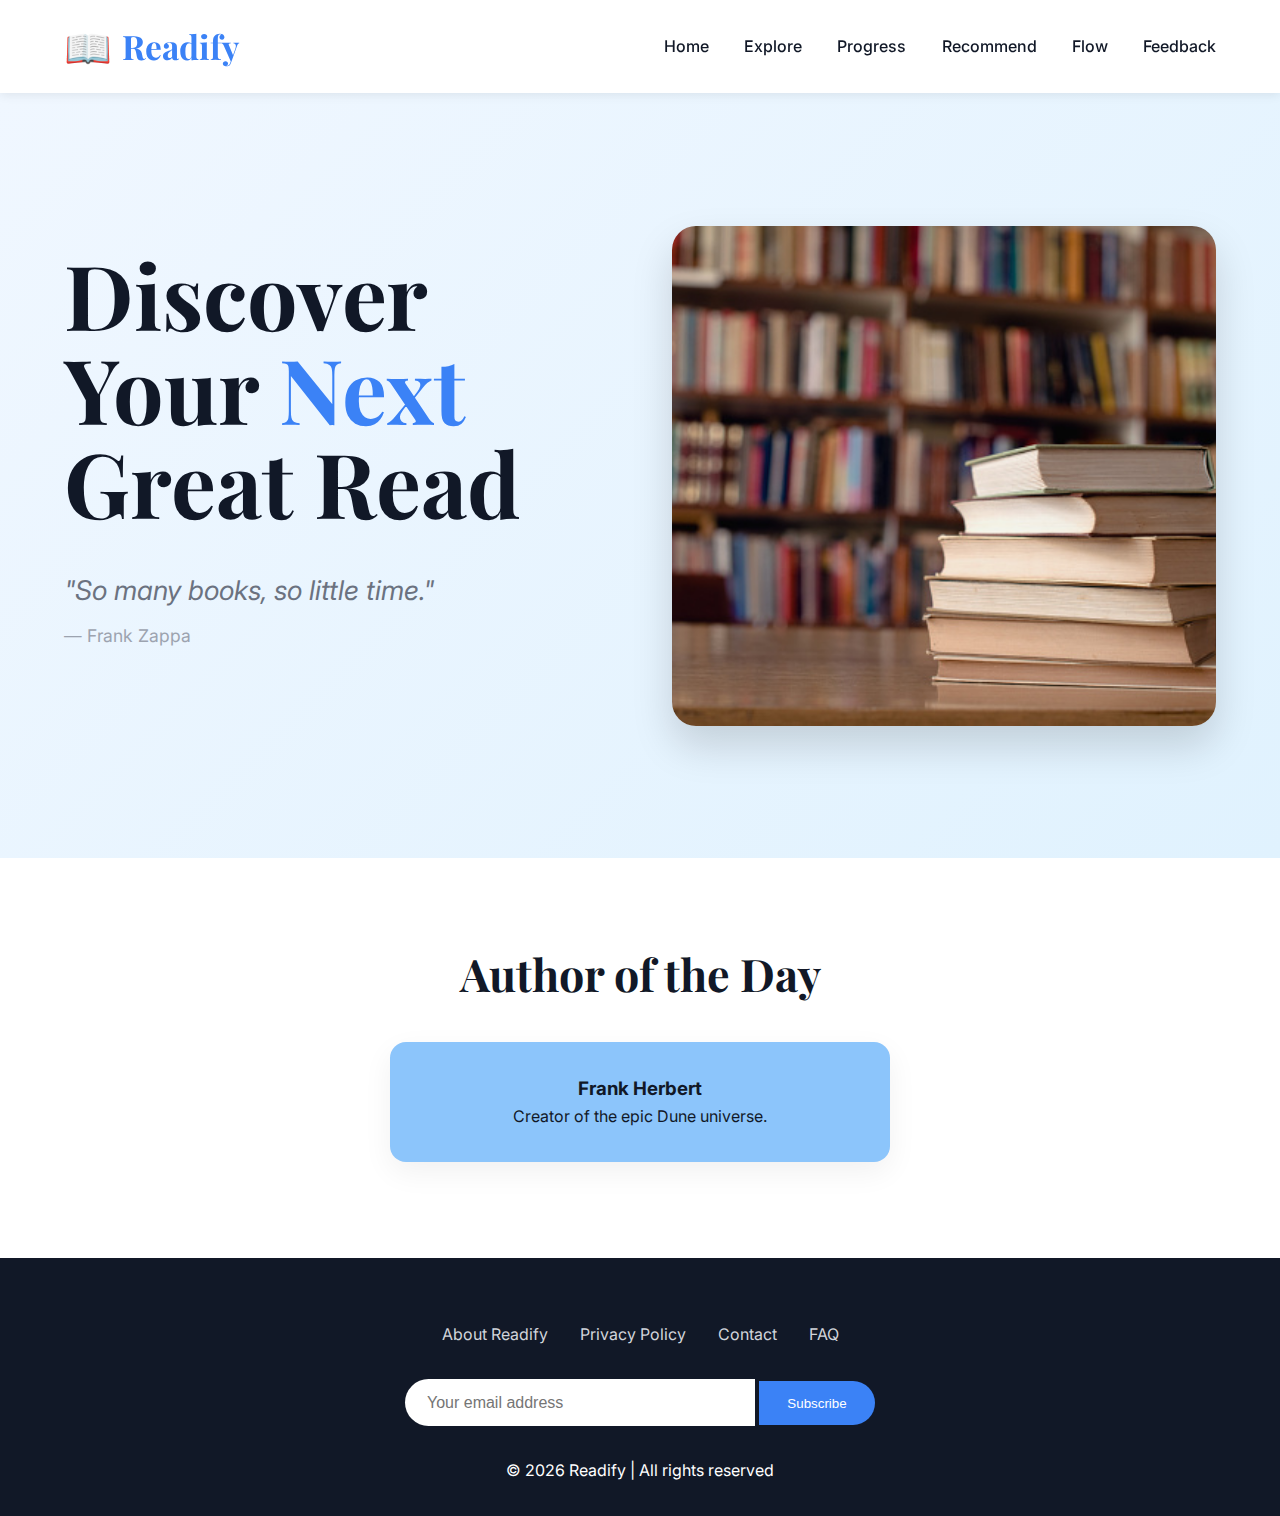
<file: index.html>
<!DOCTYPE html>
<html lang="en">
<head>
  <meta charset="UTF-8" />
  <meta name="viewport" content="width=device-width, initial-scale=1.0"/>
  <title>Readify - Your Reading Journey</title>
  
  <link rel="preconnect" href="https://fonts.googleapis.com">
  <link rel="preconnect" href="https://fonts.gstatic.com" crossorigin>
  <link href="https://fonts.googleapis.com/css2?family=Playfair+Display:wght@700&family=Inter:wght@300;400;500;600&display=swap" rel="stylesheet">
  
  <link rel="stylesheet" href="index.css" />
  <link rel="manifest" href="manifest.json" />
  <meta name="theme-color" content="#2c3e50" />
  <meta name="description" content="Discover your next great read, track your reading progress, and get personalized book recommendations" />
  <link rel="icon" href="image/favicon.png" type="image/png">

  
 
</head>
<body>

  <!-- Navigation -->
  <nav>
    <div class="nav-container">
      <div class="logo">Readify</div>
      
      <ul class="nav-links">
        <li><a href="index.html">Home</a></li>
        <li><a href="books.html">Explore</a></li>
        <li><a href="tracker.html">Progress</a></li>
        <li><a href="recommender.html">Recommend</a></li>
        <li><a href="readingflow.html">Flow</a></li>
        <li><a href="feedback.html">Feedback</a></li>
      </ul>

      <div class="hamburger">
        <div class="bar"></div>
        <div class="bar"></div>
        <div class="bar"></div>
      </div>
    </div>
  </nav>

  <!-- Hero Section -->
  <section class="hero">
    <div class="hero-content">
      <h1>Discover Your <span>Next</span><br>Great Read</h1>
      
      <div class="quote-container" id="quoteBox">
        <p id="quoteText"></p>
        <div id="quoteAuthor" class="quote-author"></div>
      </div>
    </div>

    <div class="hero-image" style="background-image: url('image/istockphoto-949118068-170667a.jpg');"></div>
  </section>

  <!-- Featured: Author of the Day -->
  <section class="featured">
    <h2>Author of the Day</h2>
    <div class="author-card" id="authorCard">
      <h3 id="authorName"></h3>
      <p id="authorBio"></p>
    </div>
  </section>

  <!-- Footer -->
  <footer>
    <div class="footer-links">
      <a href="#">About Readify</a>
      <a href="#">Privacy Policy</a>
      <a href="#">Contact</a>
      <a href="#">FAQ</a>
    </div>

    <div class="newsletter">
      <form id="newsletterForm">
        <input type="email" id="emailInput" placeholder="Your email address"  aria-label="email" required />
        <button  type="submit">Subscribe</button>
      </form>
    </div>

    <p>© 2026 Readify | All rights reserved</p>
  </footer>
  
  <script src="index.js" defer></script>
  

  
</body>
</html>
</file>
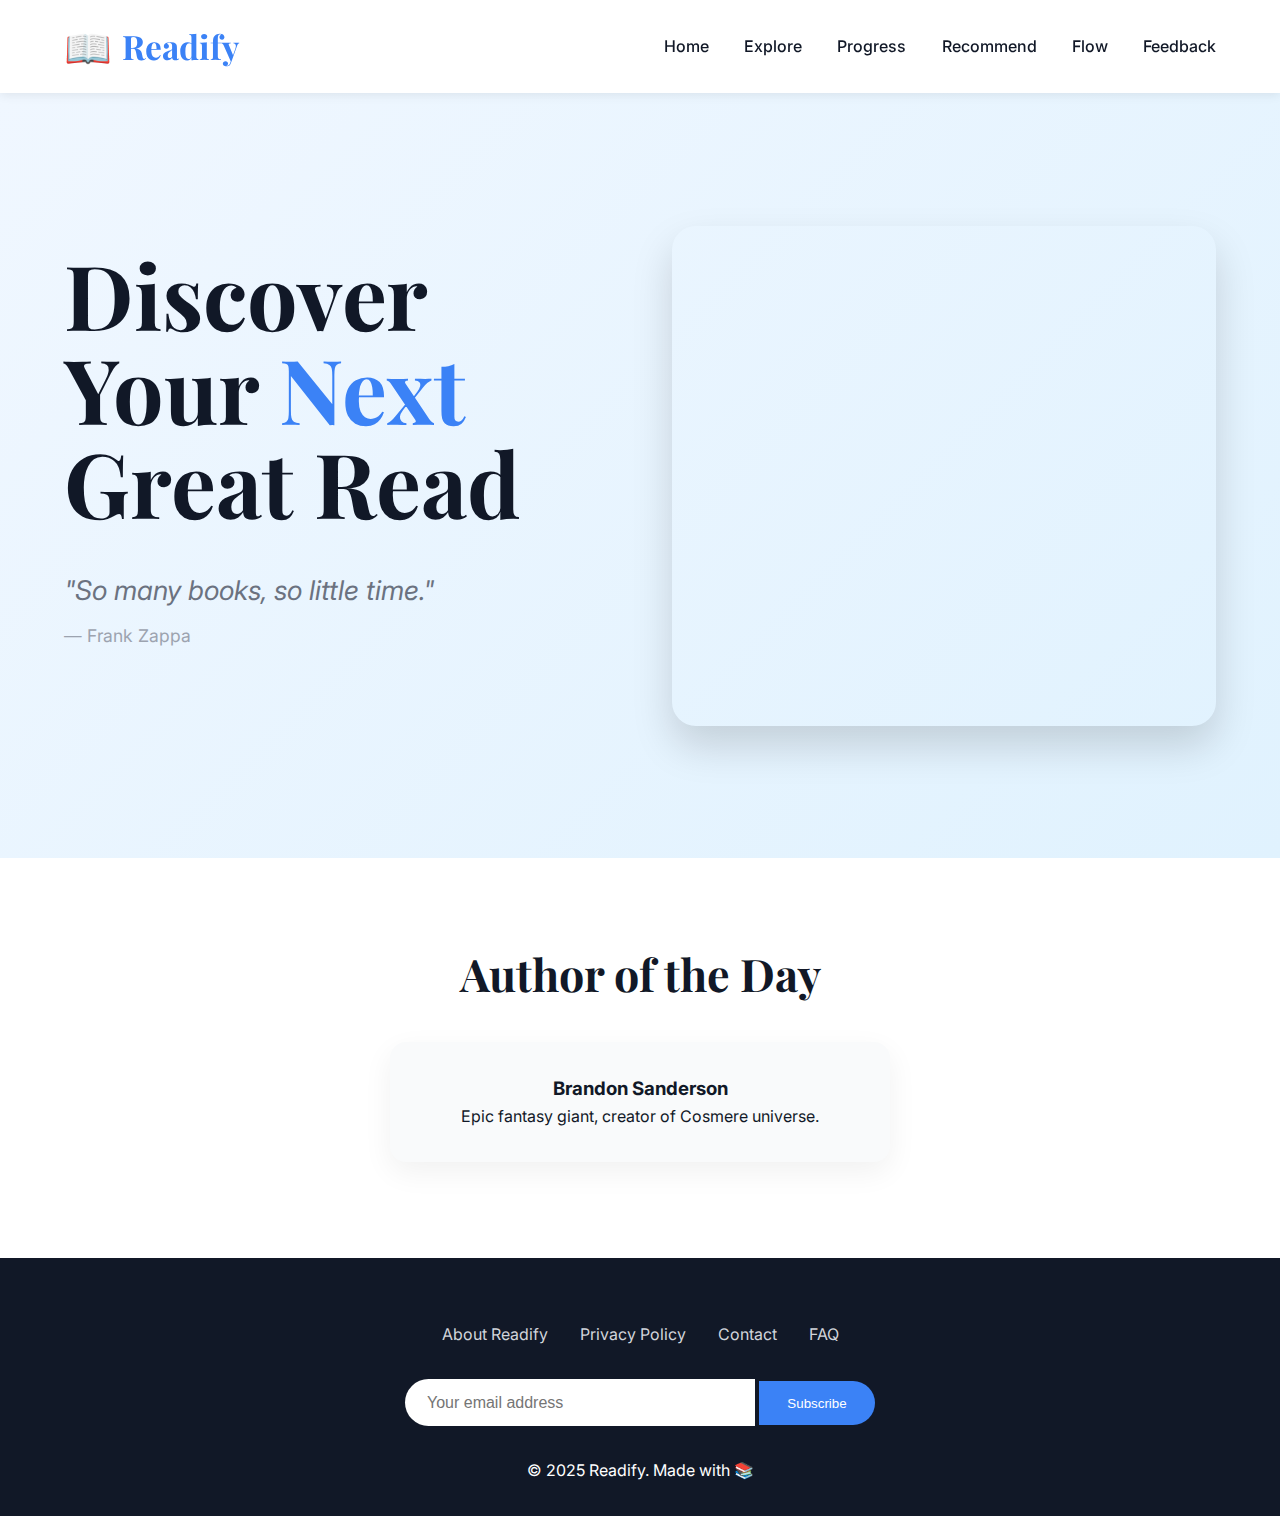
<file: Assignment/index.html>
<!DOCTYPE html>
<html lang="en">
<head>
  <meta charset="UTF-8" />
  <meta name="viewport" content="width=device-width, initial-scale=1.0"/>
  <title>Readify - Your Reading Journey</title>
  
  <link rel="preconnect" href="https://fonts.googleapis.com">
  <link rel="preconnect" href="https://fonts.gstatic.com" crossorigin>
  <link href="https://fonts.googleapis.com/css2?family=Playfair+Display:wght@700&family=Inter:wght@300;400;500;600&display=swap" rel="stylesheet">
  
  <style>
    :root {
      --primary: #3b82f6;
      --dark: #111827;
      --gray: #6b7280;
      --light: #f9fafb;
      --bg-gradient: linear-gradient(135deg, #f0f7ff 0%, #e0f2fe 100%);
    }

    * { margin:0; padding:0; box-sizing:border-box; }
    body {
      font-family: 'Inter', system-ui, sans-serif;
      background: var(--light);
      color: var(--dark);
      line-height: 1.6;
    }

    /* ── Navigation ── */
    nav {
      background: white;
      box-shadow: 0 2px 10px rgba(0,0,0,0.08);
      position: sticky;
      top: 0;
      z-index: 100;
      padding: 1rem 5%;
    }

    .nav-container {
      max-width: 1400px;
      margin: 0 auto;
      display: flex;
      justify-content: space-between;
      align-items: center;
    }

    .logo {
      font-family: 'Playfair Display', serif;
      font-size: 2.1rem;
      color: var(--primary);
      font-weight: 700;
      display: flex;
      align-items: center;
      gap: 0.6rem;
    }

    .logo::before { content:"📖"; font-size: 2.4rem; }

    .nav-links {
      display: flex;
      gap: 2.2rem;
      list-style: none;
    }

    .nav-links a {
      text-decoration: none;
      color: var(--dark);
      font-weight: 500;
      transition: color 0.2s;
    }

    .nav-links a:hover { color: var(--primary); }

    /* Hamburger */
    .hamburger {
      display: none;
      flex-direction: column;
      gap: 5px;
      cursor: pointer;
    }

    .bar {
      width: 28px;
      height: 3px;
      background: var(--dark);
      transition: all 0.3s;
    }

    /* Hero ── Grid Layout */
    .hero {
      min-height: 85vh;
      background: var(--bg-gradient);
      display: grid;
      grid-template-columns: 1fr 1fr;
      align-items: center;
      padding: 0 5%;
      gap: 4rem;
    }

    .hero-content {
      max-width: 620px;
    }

    .hero h1 {
      font-family: 'Playfair Display', serif;
      font-size: clamp(3.2rem, 7vw, 5.8rem);
      line-height: 1.05;
      margin-bottom: 1.4rem;
    }

    .hero h1 span { color: var(--primary); }

    .quote-container {
      font-style: italic;
      color: var(--gray);
      font-size: clamp(1.3rem, 3vw, 1.7rem);
      margin: 2.5rem 0;
      min-height: 6rem;
      opacity: 0;
      transform: translateY(20px);
      transition: all 0.8s ease;
    }

    .quote-container.visible {
      opacity: 1;
      transform: translateY(0);
    }

    .quote-author {
      font-style: normal;
      font-size: 1.1rem;
      color: #9ca3af;
      margin-top: 0.6rem;
    }

    .hero-image {
      height: 500px;
      background: url('https://images.unsplash.com/photo-1456513080510-7bf3a84b82f8?auto=format&fit=crop&w=800&q=80') center/cover no-repeat;
      border-radius: 24px;
      box-shadow: 0 20px 40px rgba(0,0,0,0.15);
    }

    /* Author of the Day */
    .featured {
      padding: 5rem 5% 6rem;
      text-align: center;
      background: white;
    }

    .featured h2 {
      font-family: 'Playfair Display', serif;
      font-size: 2.8rem;
      margin-bottom: 2rem;
    }

    .author-card {
      max-width: 500px;
      margin: 0 auto;
      padding: 2rem;
      background: var(--light);
      border-radius: 16px;
      box-shadow: 0 10px 30px rgba(0,0,0,0.06);
    }

    /* Footer */
    footer {
      background: var(--dark);
      color: white;
      padding: 4rem 5% 2rem;
      text-align: center;
    }

    .footer-links {
      display: flex;
      justify-content: center;
      gap: 2rem;
      margin-bottom: 2rem;
      flex-wrap: wrap;
    }

    .footer-links a {
      color: #d1d5db;
      text-decoration: none;
    }

    .newsletter {
      max-width: 500px;
      margin: 0 auto 2rem;
    }

    .newsletter input {
      padding: 0.9rem 1.4rem;
      width: 70%;
      border: none;
      border-radius: 50px 0 0 50px;
      font-size: 1rem;
    }

    .newsletter button {
      padding: 0.9rem 1.8rem;
      background: var(--primary);
      color: white;
      border: none;
      border-radius: 0 50px 50px 0;
      cursor: pointer;
      font-weight: 500;
    }

    /* Responsive */
    @media (max-width: 900px) {
      .hero {
        grid-template-columns: 1fr;
        text-align: center;
        padding: 4rem 5% 6rem;
      }
      .hero-image {
        height: 360px;
        margin: 2rem auto 0;
      }
    }

    @media (max-width: 768px) {
      .nav-links { display: none; }
      .hamburger { display: flex; }
      .nav-links.active {
        display: flex;
        flex-direction: column;
        position: absolute;
        top: 100%;
        left: 0;
        right: 0;
        background: white;
        padding: 1.5rem;
        box-shadow: 0 4px 10px rgba(0,0,0,0.1);
      }
      .nav-links.active a { padding: 0.9rem 0; font-size: 1.1rem; }
    }
  </style>
</head>
<body>

  <!-- Navigation -->
  <nav>
    <div class="nav-container">
      <div class="logo">Readify</div>
      
      <ul class="nav-links">
        <li><a href="index.html">Home</a></li>
        <li><a href="books.html">Explore</a></li>
        <li><a href="tracker.html">Progress</a></li>
        <li><a href="recommender.html">Recommend</a></li>
        <li><a href="readingflow.html">Flow</a></li>
        <li><a href="feedback.html">Feedback</a></li>
      </ul>

      <div class="hamburger">
        <div class="bar"></div>
        <div class="bar"></div>
        <div class="bar"></div>
      </div>
    </div>
  </nav>

  <!-- Hero Section -->
  <section class="hero">
    <div class="hero-content">
      <h1>Discover Your <span>Next</span><br>Great Read</h1>
      
      <div class="quote-container" id="quoteBox">
        <p id="quoteText"></p>
        <div id="quoteAuthor" class="quote-author"></div>
      </div>
    </div>

    <div class="hero-image"></div>
  </section>

  <!-- Featured: Author of the Day -->
  <section class="featured">
    <h2>Author of the Day</h2>
    <div class="author-card" id="authorCard">
      <h3 id="authorName"></h3>
      <p id="authorBio"></p>
    </div>
  </section>

  <!-- Footer -->
  <footer>
    <div class="footer-links">
      <a href="#">About Readify</a>
      <a href="#">Privacy Policy</a>
      <a href="#">Contact</a>
      <a href="#">FAQ</a>
    </div>

    <div class="newsletter">
      <form id="newsletterForm">
        <input type="email" id="emailInput" placeholder="Your email address" required>
        <button type="submit">Subscribe</button>
      </form>
    </div>

    <p>© 2025 Readify. Made with 📚</p>
  </footer>

  <script>
    // ── Hamburger Menu ──
    const hamburger = document.querySelector('.hamburger');
    const navLinks = document.querySelector('.nav-links');

    hamburger.addEventListener('click', () => {
      navLinks.classList.toggle('active');
      hamburger.classList.toggle('active');
    });

    // ── Auto-rotating Quotes ──
    const quotes = [
      { text: "So many books, so little time.", author: "Frank Zappa" },
      { text: "A reader lives a thousand lives before he dies.", author: "George R.R. Martin" },
      { text: "The more that you read, the more things you will know.", author: "Dr. Seuss" },
      { text: "Books are a uniquely portable magic.", author: "Stephen King" },
      { text: "Until I feared I would lose it, I never loved to read.", author: "Harper Lee" },
      { text: "There is no friend as loyal as a book.", author: "Ernest Hemingway" }
    ];

    let currentQuote = 0;
    const quoteText = document.getElementById('quoteText');
    const quoteAuthor = document.getElementById('quoteAuthor');
    const quoteBox = document.getElementById('quoteBox');

    function showQuote() {
      quoteBox.classList.remove('visible');
      setTimeout(() => {
        quoteText.textContent = `"${quotes[currentQuote].text}"`;
        quoteAuthor.textContent = `— ${quotes[currentQuote].author}`;
        quoteBox.classList.add('visible');
        currentQuote = (currentQuote + 1) % quotes.length;
      }, 600);
    }

    showQuote();
    setInterval(showQuote, 6000);

    // ── Author of the Day (date-based) ──
    const authors = [
      { name: "Matt Haig", bio: "Author of thoughtful, emotional fiction including The Midnight Library." },
      { name: "Andy Weir", bio: "Hard sci-fi master known for The Martian and Project Hail Mary." },
      { name: "TJ Klune", bio: "Heartwarming fantasy writer, celebrated for The House in the Cerulean Sea." },
      { name: "Neil Gaiman", bio: "Legendary storyteller of fantasy, horror and modern myth." },
      { name: "Brandon Sanderson", bio: "Epic fantasy giant, creator of Cosmere universe." }
    ];

    const today = new Date().getDate();
    const authorOfDay = authors[today % authors.length];

    document.getElementById('authorName').textContent = authorOfDay.name;
    document.getElementById('authorBio').textContent = authorOfDay.bio;

    // ── Newsletter (localStorage) ──
    const newsletterForm = document.getElementById('newsletterForm');
    const emailInput = document.getElementById('emailInput');

    newsletterForm.addEventListener('submit', (e) => {
      e.preventDefault();
      if (emailInput.checkValidity()) {
        localStorage.setItem('readifyNewsletter', emailInput.value.trim());
        alert("Thank you! You've been subscribed.");
        emailInput.value = '';
      } else {
        alert("Please enter a valid email address.");
      }
    });

    // Pre-fill if already subscribed
    const savedEmail = localStorage.getItem('readifyNewsletter');
    if (savedEmail) emailInput.value = savedEmail;
  </script>
</body>
</html>
</file>
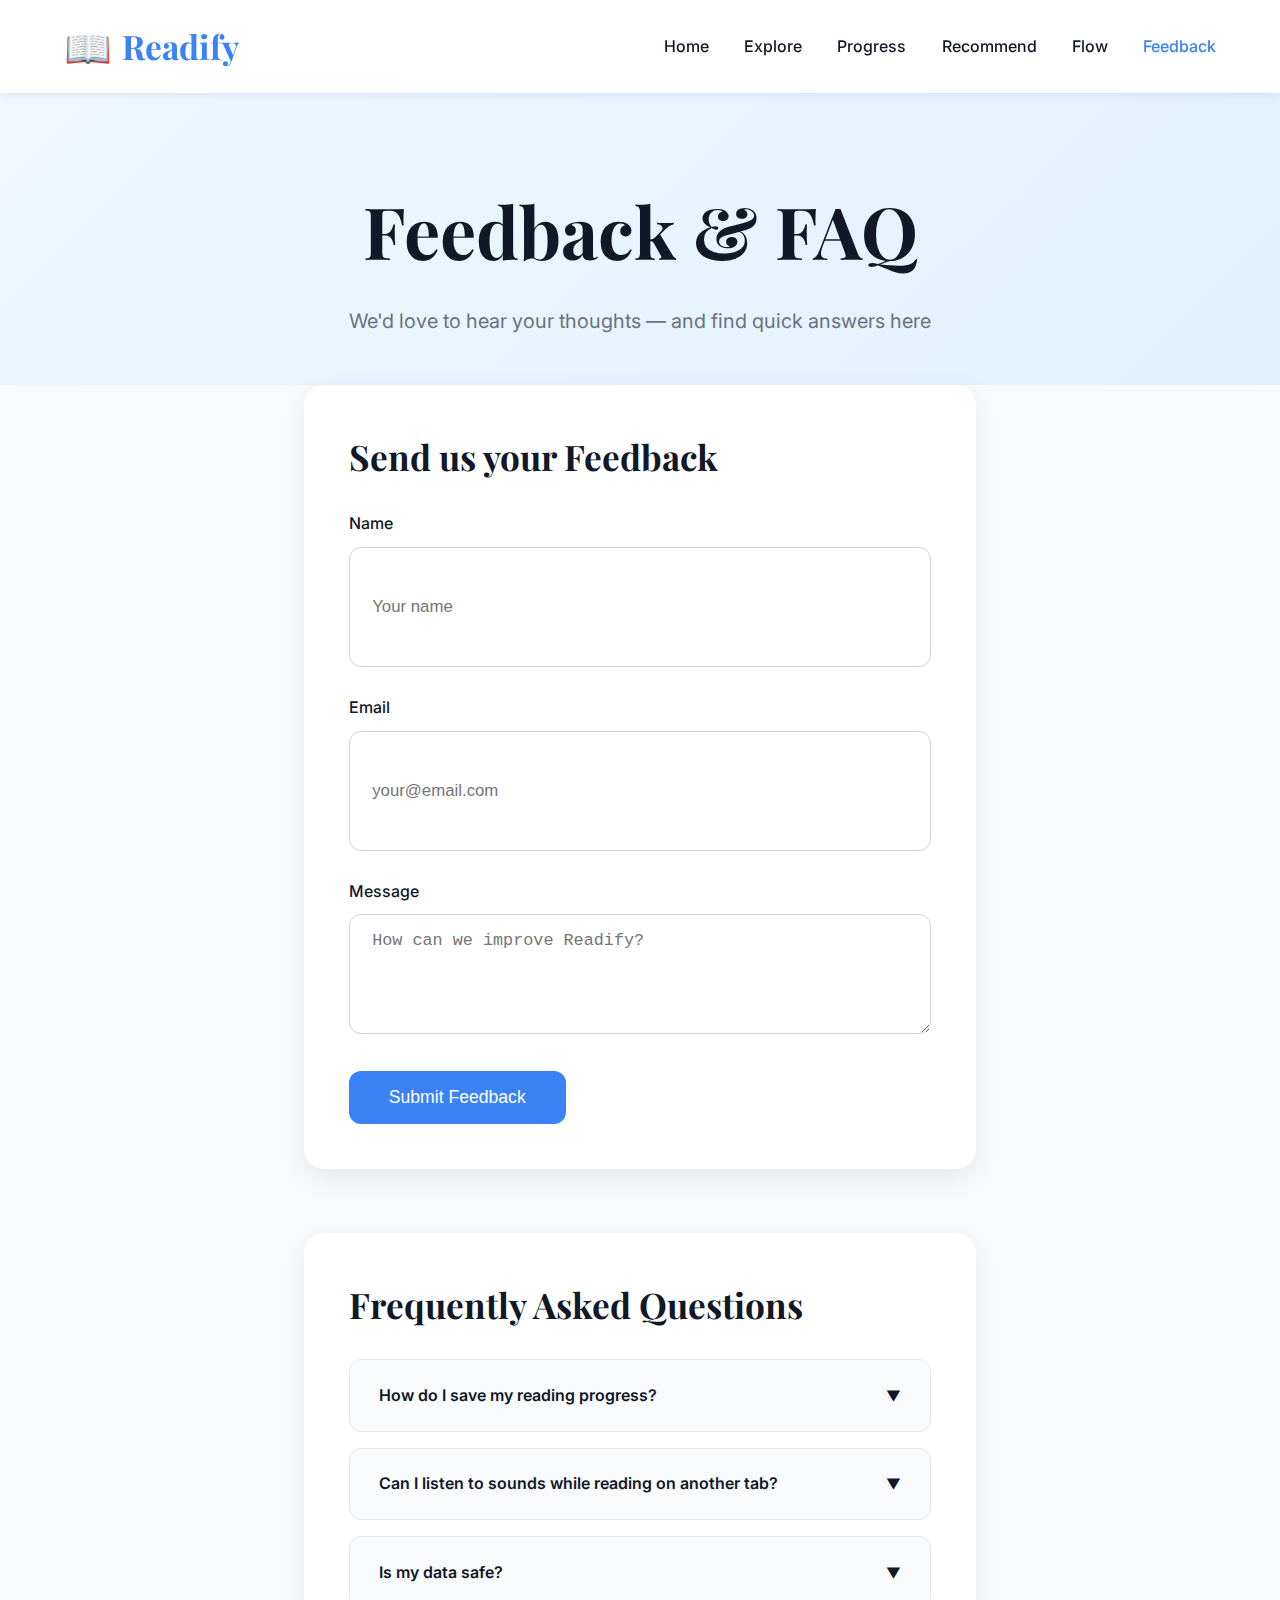
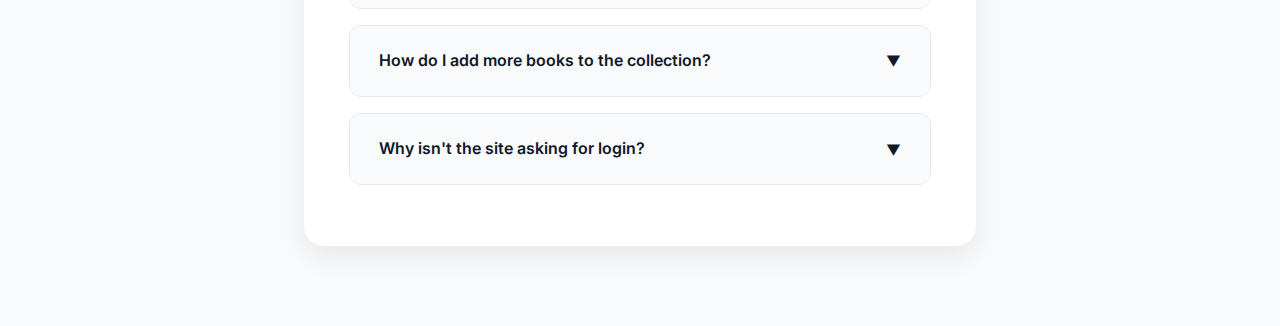
<file: feedback.html>
<!DOCTYPE html>
<html lang="en">
<head>
  <meta charset="UTF-8" />
  <meta name="viewport" content="width=device-width, initial-scale=1.0"/>
  <title>Readify — Feedback & FAQ</title>
  
  <link rel="preconnect" href="https://fonts.googleapis.com">
  <link rel="preconnect" href="https://fonts.gstatic.com" crossorigin>
  <link href="https://fonts.googleapis.com/css2?family=Playfair+Display:wght@700&family=Inter:wght@300;400;500;600&display=swap" rel="stylesheet">
  <link rel="stylesheet" href="feedback.css" />

  
  
</head>
<body>

  <!-- Navigation -->
  <nav>
    <div class="nav-container">
      <div class="logo">Readify</div>
      
      <ul class="nav-links">
        <li><a href="index.html">Home</a></li>
        <li><a href="books.html">Explore</a></li>
        <li><a href="tracker.html">Progress</a></li>
        <li><a href="recommender.html">Recommend</a></li>
        <li><a href="readingflow.html">Flow</a></li>
        <li><a href="feedback.html" class="active">Feedback</a></li>
      </ul>

      <div class="hamburger">
        <div class="bar"></div>
        <div class="bar"></div>
        <div class="bar"></div>
      </div>
    </div>
  </nav>

  <!-- Header -->
  <header class="page-header">
    <h1>Feedback & FAQ</h1>
    <p>We'd love to hear your thoughts — and find quick answers here</p>
  </header>

  <!-- Main Content -->
  <section class="feedback-container">

    <!-- Feedback Form -->
    <div class="section-card">
      <h2>Send us your Feedback</h2>

      <form id="feedbackForm">
        <div class="form-group">
          <label for="name">Name</label>
          <input type="text" id="name" placeholder="Your name" required minlength="2">
        </div>

        <div class="form-group">
          <label for="email">Email</label>
          <input type="email" id="email" placeholder="your@email.com" required>
        </div>

        <div class="form-group">
          <label for="message">Message</label>
          <textarea id="message" placeholder="How can we improve Readify?" required minlength="10"></textarea>
        </div>

        <button type="submit" class="submit-btn">Submit Feedback</button>
      </form>

      <div id="formMessage" class="message" style="display:none;"></div>
    </div>

    <!-- FAQ Accordion -->
    <div class="section-card">
      <h2>Frequently Asked Questions</h2>

      <div class="accordion-item">
        <div class="accordion-header">How do I save my reading progress?</div>
        <div class="accordion-content">
          <p>Go to the Progress page, enter your book details and click "Save Progress". Your data is stored in your browser (localStorage) so it will be there next time you visit — even if you close the tab.</p>
        </div>
      </div>

      <div class="accordion-item">
        <div class="accordion-header">Can I listen to sounds while reading on another tab?</div>
        <div class="accordion-content">
          <p>Yes — the ambient sounds will keep playing even if you switch tabs or minimize the browser (as long as the tab isn't fully suspended by your browser).</p>
        </div>
      </div>

      <div class="accordion-item">
        <div class="accordion-header">Is my data safe?</div>
        <div class="accordion-content">
          <p>All data (progress, reading list, completed books, newsletter email, feedback) is stored only in your browser using localStorage. Nothing is sent to any server.</p>
        </div>
      </div>

      <div class="accordion-item">
        <div class="accordion-header">How do I add more books to the collection?</div>
        <div class="accordion-content">
          <p>This is a front-end only project for the assignment. You can easily add more books by editing the <code>books</code> array in <code>books.js</code> or directly in the pages where the array is defined.</p>
        </div>
      </div>

      <div class="accordion-item">
        <div class="accordion-header">Why isn't the site asking for login?</div>
        <div class="accordion-content">
          <p>Readify is designed as a simple, no-account-needed experience. All personalization is local to your device/browser.</p>
        </div>
      </div>

    </div>

  </section>

<script src="feedback.js"></script>

</body>
</html>
</file>
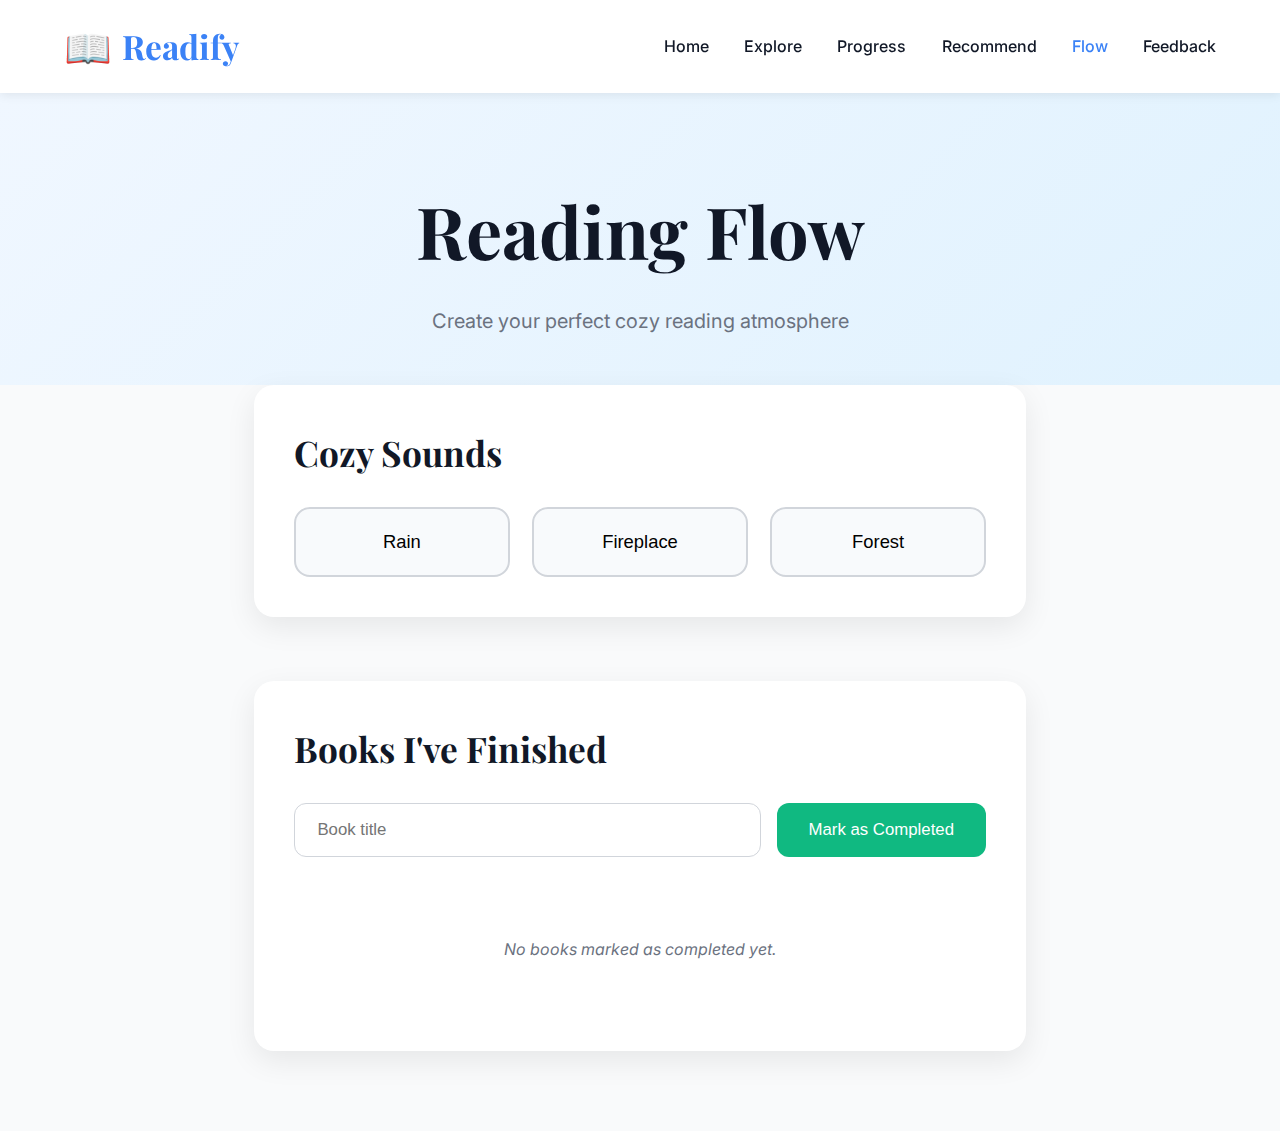
<file: readingflow.html>
<!DOCTYPE html>
<html lang="en">
<head>
  <meta charset="UTF-8" />
  <meta name="viewport" content="width=device-width, initial-scale=1.0"/>
  <title>Readify — Reading Flow</title>
  
  <link rel="preconnect" href="https://fonts.googleapis.com">
  <link rel="preconnect" href="https://fonts.gstatic.com" crossorigin>
  <link href="https://fonts.googleapis.com/css2?family=Playfair+Display:wght@700&family=Inter:wght@300;400;500;600&display=swap" rel="stylesheet">
  <link rel="stylesheet" href="readingflow.css" />
  
  

</head>
<body>

  <!-- Navigation -->
  <nav>
    <div class="nav-container">
      <div class="logo">Readify</div>
      
      <ul class="nav-links">
        <li><a href="index.html">Home</a></li>
        <li><a href="books.html">Explore</a></li>
        <li><a href="tracker.html">Progress</a></li>
        <li><a href="recommender.html">Recommend</a></li>
        <li><a href="readingflow.html" class="active">Flow</a></li>
        <li><a href="feedback.html">Feedback</a></li>
      </ul>

      <div class="hamburger">
        <div class="bar"></div>
        <div class="bar"></div>
        <div class="bar"></div>
      </div>
    </div>
  </nav>

  <!-- Header -->
  <header class="page-header">
    <h1>Reading Flow</h1>
    <p>Create your perfect cozy reading atmosphere</p>
  </header>

  <!-- Main Content -->
  <section class="flow-container">

    <!-- Ambient Sounds -->
    <div class="section-card">
      <h2>Cozy Sounds</h2>
      <div class="sounds-grid">
        <button class="sound-btn" data-sound="rain">Rain</button>
        <button class="sound-btn" data-sound="fire">Fireplace</button>
        <button class="sound-btn" data-sound="forest">Forest</button>
      </div>
    </div>

    <!-- Completed Books -->
    <div class="section-card">
      <h2>Books I've Finished</h2>

      <form class="completed-form" id="completedForm">
        <input type="text" id="bookTitle" placeholder="Book title" required>
        <button type="submit">Mark as Completed</button>
      </form>

      <ul class="completed-list" id="completedList"></ul>
      <div class="empty-completed" id="emptyCompleted">No books marked as completed yet.</div>
    </div>

  </section>

  <!-- Audio elements (hidden) -->
  <audio id="rainAudio" loop>
    <source src="https://assets.codepen.io/605876/rain.mp3" type="audio/mpeg">
  </audio>
  <audio id="fireAudio" loop>
    <source src="https://assets.codepen.io/605876/fireplace.mp3" type="audio/mpeg">
  </audio>
  <audio id="forestAudio" loop>
    <source src="https://assets.codepen.io/605876/forest-ambience.mp3" type="audio/mpeg">
  </audio>

<script src="books.js" defer></script>
<script src="readingflow.js" defer></script>


</body>
</html>
</file>
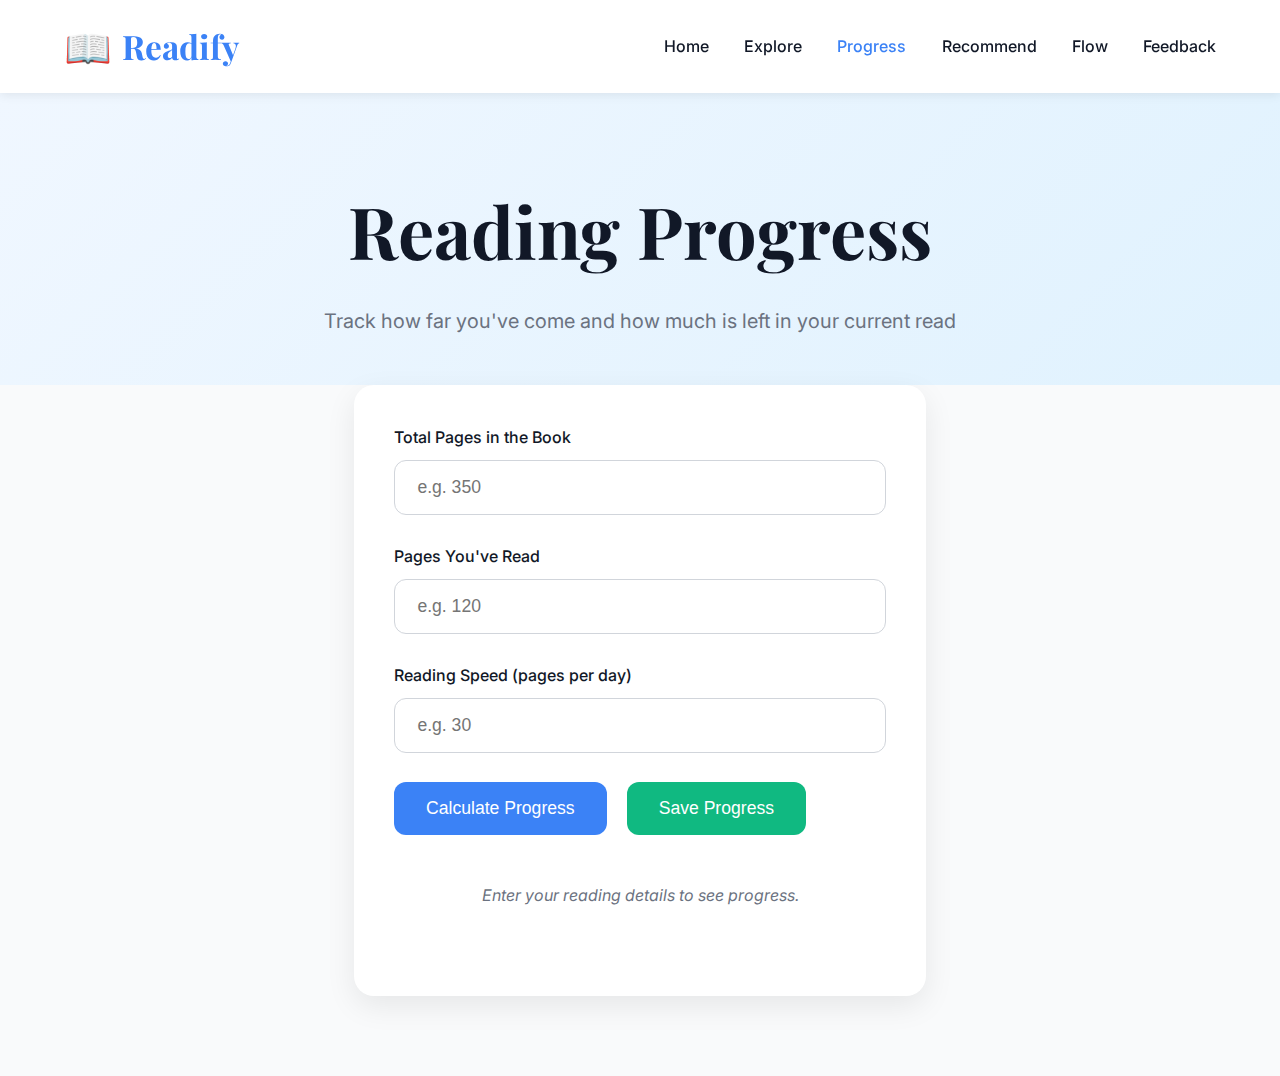
<file: tracker.html>
<!DOCTYPE html>
<html lang="en">
<head>
  <meta charset="UTF-8" />
  <meta name="viewport" content="width=device-width, initial-scale=1.0"/>
  <title>Readify — Reading Progress</title>
  
  <link rel="preconnect" href="https://fonts.googleapis.com">
  <link rel="preconnect" href="https://fonts.gstatic.com" crossorigin>
  <link href="https://fonts.googleapis.com/css2?family=Playfair+Display:wght@700&family=Inter:wght@300;400;500;600&display=swap" rel="stylesheet">
  
  <link rel="stylesheet" href="tracker.css"/>


</head>
<body>

  <!-- Navigation -->
  <nav>
    <div class="nav-container">
      <div class="logo">Readify</div>
      
      <ul class="nav-links">
        <li><a href="index.html">Home</a></li>
        <li><a href="books.html">Explore</a></li>
        <li><a href="tracker.html" class="active">Progress</a></li>
        <li><a href="recommender.html">Recommend</a></li>
        <li><a href="readingflow.html">Flow</a></li>
        <li><a href="feedback.html">Feedback</a></li>
      </ul>

      <div class="hamburger">
        <div class="bar"></div>
        <div class="bar"></div>
        <div class="bar"></div>
      </div>
    </div>
  </nav>

  <!-- Header -->
  <header class="page-header">
    <h1>Reading Progress</h1>
    <p>Track how far you've come and how much is left in your current read</p>
  </header>

  <!-- Tracker Form & Results -->
  <section class="tracker-container">
    <div class="tracker-card">
      <form id="progressForm">
        <div class="form-group">
          <label for="totalPages">Total Pages in the Book</label>
          <input type="number" id="totalPages" min="1" placeholder="e.g. 350" required>
        </div>

        <div class="form-group">
          <label for="pagesRead">Pages You've Read</label>
          <input type="number" id="pagesRead" min="0" placeholder="e.g. 120" required>
        </div>

        <div class="form-group">
          <label for="dailySpeed">Reading Speed (pages per day)</label>
          <input type="number" id="dailySpeed" min="1" placeholder="e.g. 30" required>
        </div>

        <div class="btn-container">
          <button type="submit" class="btn">Calculate Progress</button>
          <button type="button" id="saveBtn" class="btn btn-save">Save Progress</button>
        </div>
      </form>

      <div class="results" id="results" style="display: none;">
        <div class="progress-header">
          <span>Your Progress</span>
          <span class="percentage" id="percentText">0%</span>
        </div>

        <div class="progress-bar-container">
          <div class="progress-bar" id="progressBar"></div>
        </div>

        <p class="estimate" id="estimateText">Estimated time to finish: — days</p>
      </div>

      <div class="no-data" id="noData">Enter your reading details to see progress.</div>
    </div>
  </section>

  <script src="tracker.js" defer></script>
  <script src="books.js" defer></script>
    
</body>
</html>
</file>
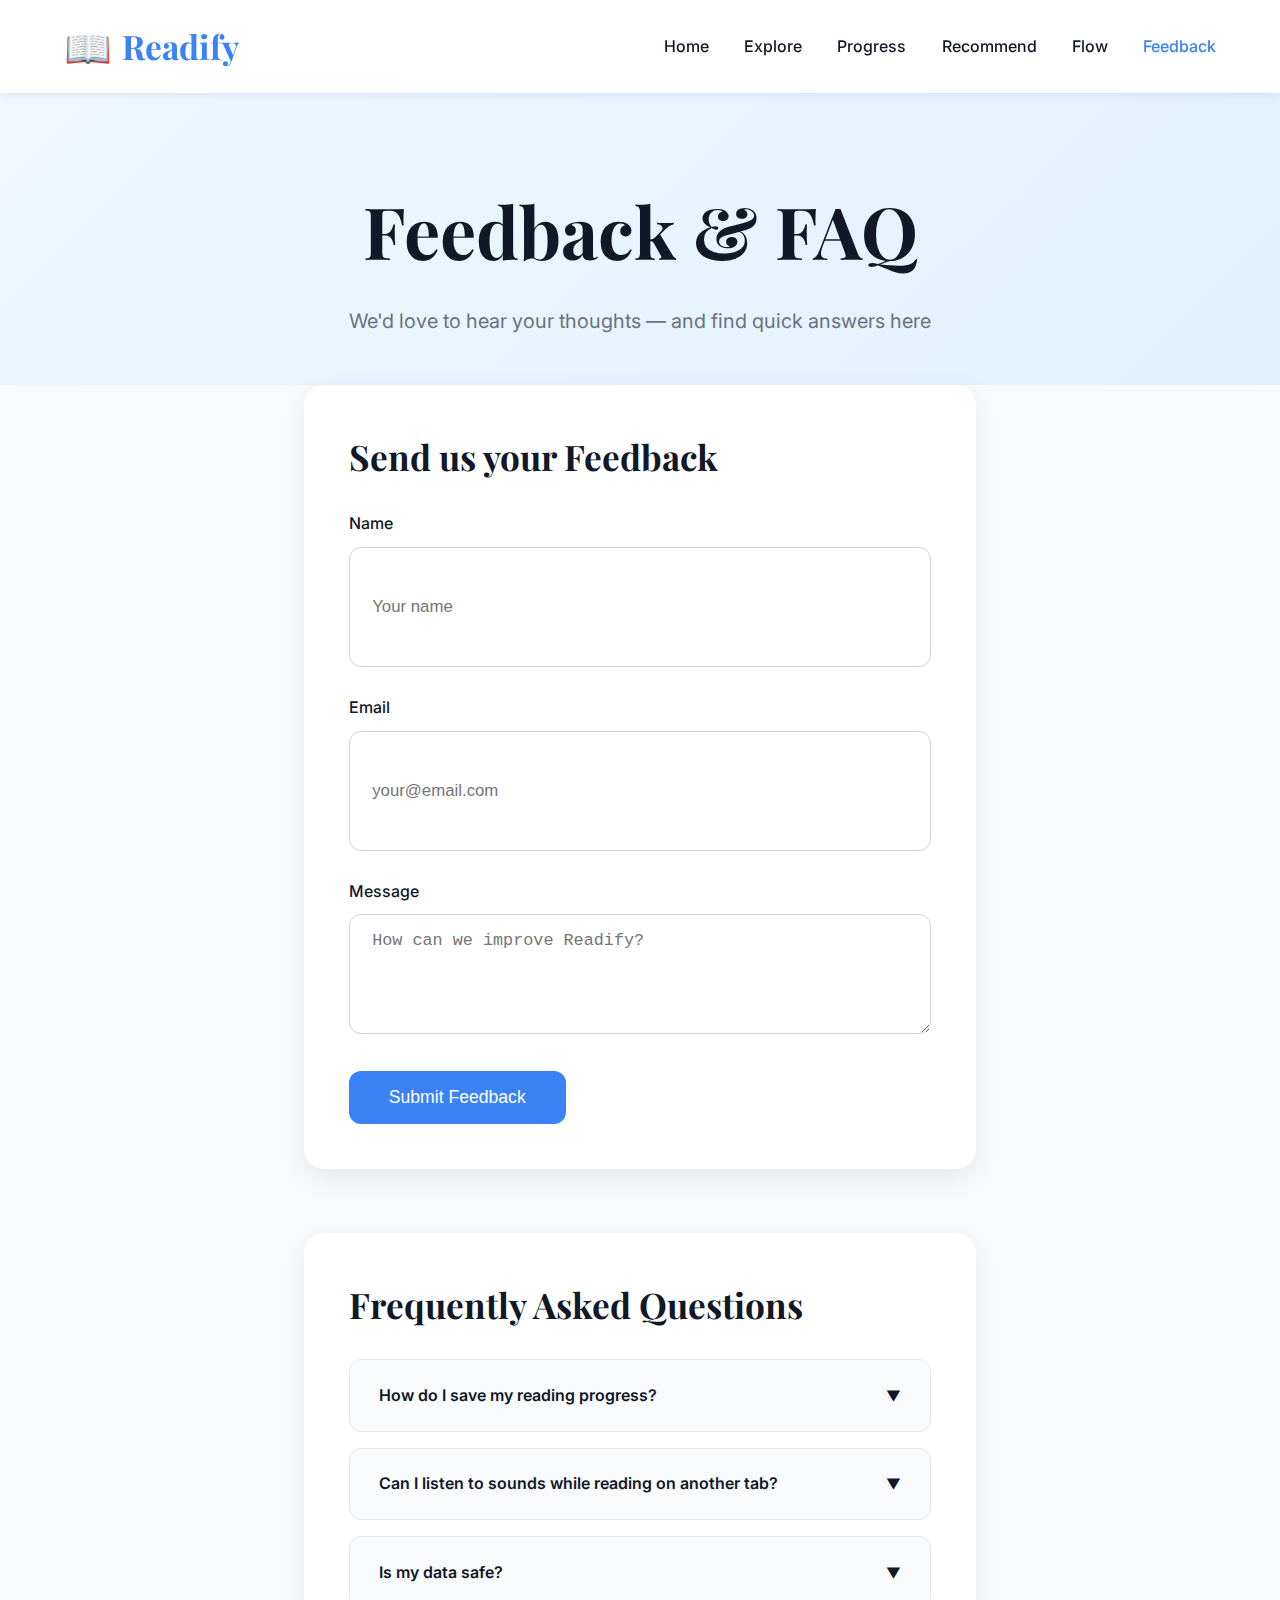
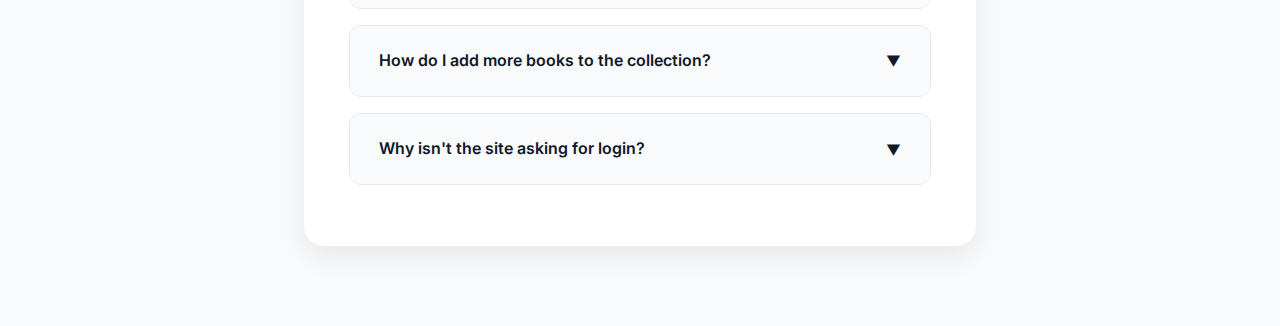
<file: Assignment/feedback.html>
<!DOCTYPE html>
<html lang="en">
<head>
  <meta charset="UTF-8" />
  <meta name="viewport" content="width=device-width, initial-scale=1.0"/>
  <title>Readify — Feedback & FAQ</title>
  
  <link rel="preconnect" href="https://fonts.googleapis.com">
  <link rel="preconnect" href="https://fonts.gstatic.com" crossorigin>
  <link href="https://fonts.googleapis.com/css2?family=Playfair+Display:wght@700&family=Inter:wght@300;400;500;600&display=swap" rel="stylesheet">
  
  <style>
    :root {
      --primary: #3b82f6;
      --dark: #111827;
      --gray: #6b7280;
      --light: #f9fafb;
      --bg-gradient: linear-gradient(135deg, #f0f7ff 0%, #e0f2fe 100%);
      --card-shadow: 0 10px 30px rgba(0,0,0,0.08);
      --success: #10b981;
      --error: #ef4444;
    }

    * { margin:0; padding:0; box-sizing:border-box; }
    body {
      font-family: 'Inter', system-ui, sans-serif;
      background: var(--light);
      color: var(--dark);
      line-height: 1.6;
    }

    /* Navigation ── same as previous pages */
    nav {
      background: white;
      box-shadow: 0 2px 10px rgba(0,0,0,0.08);
      position: sticky;
      top: 0;
      z-index: 100;
      padding: 1rem 5%;
    }

    .nav-container {
      max-width: 1400px;
      margin: 0 auto;
      display: flex;
      justify-content: space-between;
      align-items: center;
    }

    .logo {
      font-family: 'Playfair Display', serif;
      font-size: 2.1rem;
      color: var(--primary);
      font-weight: 700;
      display: flex;
      align-items: center;
      gap: 0.6rem;
    }

    .logo::before { content:"📖"; font-size: 2.4rem; }

    .nav-links {
      display: flex;
      gap: 2.2rem;
      list-style: none;
    }

    .nav-links a {
      text-decoration: none;
      color: var(--dark);
      font-weight: 500;
      transition: color 0.2s;
    }

    .nav-links a:hover,
    .nav-links a.active { color: var(--primary); }

    .hamburger {
      display: none;
      flex-direction: column;
      gap: 5px;
      cursor: pointer;
    }

    .bar {
      width: 28px;
      height: 3px;
      background: var(--dark);
      transition: all 0.3s;
    }

    /* Header */
    .page-header {
      text-align: center;
      padding: 5rem 5% 3rem;
      background: var(--bg-gradient);
    }

    .page-header h1 {
      font-family: 'Playfair Display', serif;
      font-size: clamp(2.8rem, 7vw, 4.5rem);
      margin-bottom: 1rem;
    }

    .page-header p {
      color: var(--gray);
      font-size: 1.25rem;
      max-width: 680px;
      margin: 0 auto;
    }

    /* Main Content */
    .feedback-container {
      max-width: 800px;
      margin: 0 auto 5rem;
      padding: 0 5%;
      display: grid;
      gap: 4rem;
    }

    .section-card {
      background: white;
      border-radius: 20px;
      box-shadow: var(--card-shadow);
      padding: 2.8rem;
    }

    h2 {
      font-family: 'Playfair Display', serif;
      font-size: 2.2rem;
      margin-bottom: 1.6rem;
      color: var(--dark);
    }

    /* Feedback Form */
    .form-group {
      margin-bottom: 1.8rem;
    }

    label {
      display: block;
      font-weight: 500;
      margin-bottom: 0.6rem;
    }

    input, textarea {
      width: 100%;
      padding: 1rem 1.4rem;
      border: 1px solid #d1d5db;
      border-radius: 12px;
      font-size: 1.05rem;
      resize: vertical;
      min-height: 120px;
    }

    input:focus, textarea:focus {
      outline: none;
      border-color: var(--primary);
      box-shadow: 0 0 0 3px rgba(59,130,246,0.15);
    }

    .submit-btn {
      background: var(--primary);
      color: white;
      border: none;
      padding: 1rem 2.5rem;
      border-radius: 12px;
      font-size: 1.1rem;
      font-weight: 500;
      cursor: pointer;
      transition: background 0.2s;
    }

    .submit-btn:hover { background: #2563eb; }

    .message {
      margin-top: 1.5rem;
      padding: 1rem;
      border-radius: 12px;
      font-weight: 500;
      text-align: center;
    }

    .success {
      background: #ecfdf5;
      color: #065f46;
      border: 1px solid #a7f3d0;
    }

    .error {
      background: #fef2f2;
      color: #991b1b;
      border: 1px solid #fecaca;
    }

    /* FAQ Accordion */
    .accordion-item {
      margin-bottom: 1rem;
      border: 1px solid #e5e7eb;
      border-radius: 12px;
      overflow: hidden;
    }

    .accordion-header {
      padding: 1.4rem 1.8rem;
      background: #f8fafc;
      cursor: pointer;
      font-weight: 600;
      display: flex;
      justify-content: space-between;
      align-items: center;
      transition: background 0.2s;
    }

    .accordion-header:hover {
      background: #f1f5f9;
    }

    .accordion-header::after {
      content: '▼';
      font-size: 0.9rem;
      transition: transform 0.3s;
    }

    .accordion-header.active::after {
      transform: rotate(180deg);
    }

    .accordion-content {
      max-height: 0;
      overflow: hidden;
      padding: 0 1.8rem;
      background: white;
      transition: max-height 0.4s ease-out, padding 0.3s ease-out;
    }

    .accordion-content.active {
      max-height: 500px; /* adjust if content is very long */
      padding: 1.6rem 1.8rem;
    }

    /* Responsive */
    @media (max-width: 768px) {
      .nav-links { display: none; }
      .hamburger { display: flex; }
      .nav-links.active {
        display: flex;
        flex-direction: column;
        position: absolute;
        top: 100%;
        left: 0;
        right: 0;
        background: white;
        padding: 1.5rem;
        box-shadow: 0 4px 10px rgba(0,0,0,0.1);
      }
      .nav-links.active a { padding: 1rem 0; font-size: 1.15rem; }
    }
  </style>
</head>
<body>

  <!-- Navigation -->
  <nav>
    <div class="nav-container">
      <div class="logo">Readify</div>
      
      <ul class="nav-links">
        <li><a href="index.html">Home</a></li>
        <li><a href="books.html">Explore</a></li>
        <li><a href="tracker.html">Progress</a></li>
        <li><a href="recommender.html">Recommend</a></li>
        <li><a href="readingflow.html">Flow</a></li>
        <li><a href="feedback.html" class="active">Feedback</a></li>
      </ul>

      <div class="hamburger">
        <div class="bar"></div>
        <div class="bar"></div>
        <div class="bar"></div>
      </div>
    </div>
  </nav>

  <!-- Header -->
  <header class="page-header">
    <h1>Feedback & FAQ</h1>
    <p>We'd love to hear your thoughts — and find quick answers here</p>
  </header>

  <!-- Main Content -->
  <section class="feedback-container">

    <!-- Feedback Form -->
    <div class="section-card">
      <h2>Send us your Feedback</h2>

      <form id="feedbackForm">
        <div class="form-group">
          <label for="name">Name</label>
          <input type="text" id="name" placeholder="Your name" required minlength="2">
        </div>

        <div class="form-group">
          <label for="email">Email</label>
          <input type="email" id="email" placeholder="your@email.com" required>
        </div>

        <div class="form-group">
          <label for="message">Message</label>
          <textarea id="message" placeholder="How can we improve Readify?" required minlength="10"></textarea>
        </div>

        <button type="submit" class="submit-btn">Submit Feedback</button>
      </form>

      <div id="formMessage" class="message" style="display:none;"></div>
    </div>

    <!-- FAQ Accordion -->
    <div class="section-card">
      <h2>Frequently Asked Questions</h2>

      <div class="accordion-item">
        <div class="accordion-header">How do I save my reading progress?</div>
        <div class="accordion-content">
          <p>Go to the Progress page, enter your book details and click "Save Progress". Your data is stored in your browser (localStorage) so it will be there next time you visit — even if you close the tab.</p>
        </div>
      </div>

      <div class="accordion-item">
        <div class="accordion-header">Can I listen to sounds while reading on another tab?</div>
        <div class="accordion-content">
          <p>Yes — the ambient sounds will keep playing even if you switch tabs or minimize the browser (as long as the tab isn't fully suspended by your browser).</p>
        </div>
      </div>

      <div class="accordion-item">
        <div class="accordion-header">Is my data safe?</div>
        <div class="accordion-content">
          <p>All data (progress, reading list, completed books, newsletter email, feedback) is stored only in your browser using localStorage. Nothing is sent to any server.</p>
        </div>
      </div>

      <div class="accordion-item">
        <div class="accordion-header">How do I add more books to the collection?</div>
        <div class="accordion-content">
          <p>This is a front-end only project for the assignment. You can easily add more books by editing the <code>books</code> array in <code>books.js</code> or directly in the pages where the array is defined.</p>
        </div>
      </div>

      <div class="accordion-item">
        <div class="accordion-header">Why isn't the site asking for login?</div>
        <div class="accordion-content">
          <p>Readify is designed as a simple, no-account-needed experience. All personalization is local to your device/browser.</p>
        </div>
      </div>

    </div>

  </section>

  <script>
    // ── Hamburger Menu ──
    const hamburger = document.querySelector('.hamburger');
    const navLinks = document.querySelector('.nav-links');
    hamburger.addEventListener('click', () => navLinks.classList.toggle('active'));

    // ── Feedback Form ──
    const form = document.getElementById('feedbackForm');
    const messageDiv = document.getElementById('formMessage');

    form.addEventListener('submit', (e) => {
      e.preventDefault();

      const name = document.getElementById('name').value.trim();
      const email = document.getElementById('email').value.trim();
      const message = document.getElementById('message').value.trim();

      // Basic validation
      if (name.length < 2) {
        showMessage('Please enter a valid name (at least 2 characters).', 'error');
        return;
      }
      if (!email.match(/^[\w\.-]+@[\w\.-]+\.\w{2,}$/)) {
        showMessage('Please enter a valid email address.', 'error');
        return;
      }
      if (message.length < 10) {
        showMessage('Message should be at least 10 characters long.', 'error');
        return;
      }

      // Save to localStorage
      let feedbacks = JSON.parse(localStorage.getItem('readifyFeedback') || '[]');
      feedbacks.push({ name, email, message, date: new Date().toISOString() });
      localStorage.setItem('readifyFeedback', JSON.stringify(feedbacks));

      // Show success
      showMessage('Thank you! Your feedback has been received.', 'success');

      // Reset form
      form.reset();
    });

    function showMessage(text, type) {
      messageDiv.textContent = text;
      messageDiv.className = 'message ' + type;
      messageDiv.style.display = 'block';

      // Auto-hide after 6 seconds
      setTimeout(() => {
        messageDiv.style.display = 'none';
      }, 6000);
    }

    // ── FAQ Accordion ──
    const headers = document.querySelectorAll('.accordion-header');

    headers.forEach(header => {
      header.addEventListener('click', () => {
        const content = header.nextElementSibling;
        const isActive = header.classList.contains('active');

        // Close others
        document.querySelectorAll('.accordion-header.active').forEach(h => {
          if (h !== header) {
            h.classList.remove('active');
            h.nextElementSibling.classList.remove('active');
            h.nextElementSibling.style.maxHeight = null;
          }
        });

        // Toggle current
        header.classList.toggle('active');
        content.classList.toggle('active');

        if (content.classList.contains('active')) {
          content.style.maxHeight = content.scrollHeight + 'px';
        } else {
          content.style.maxHeight = null;
        }
      });
    });
  </script>
</body>
</html>
</file>
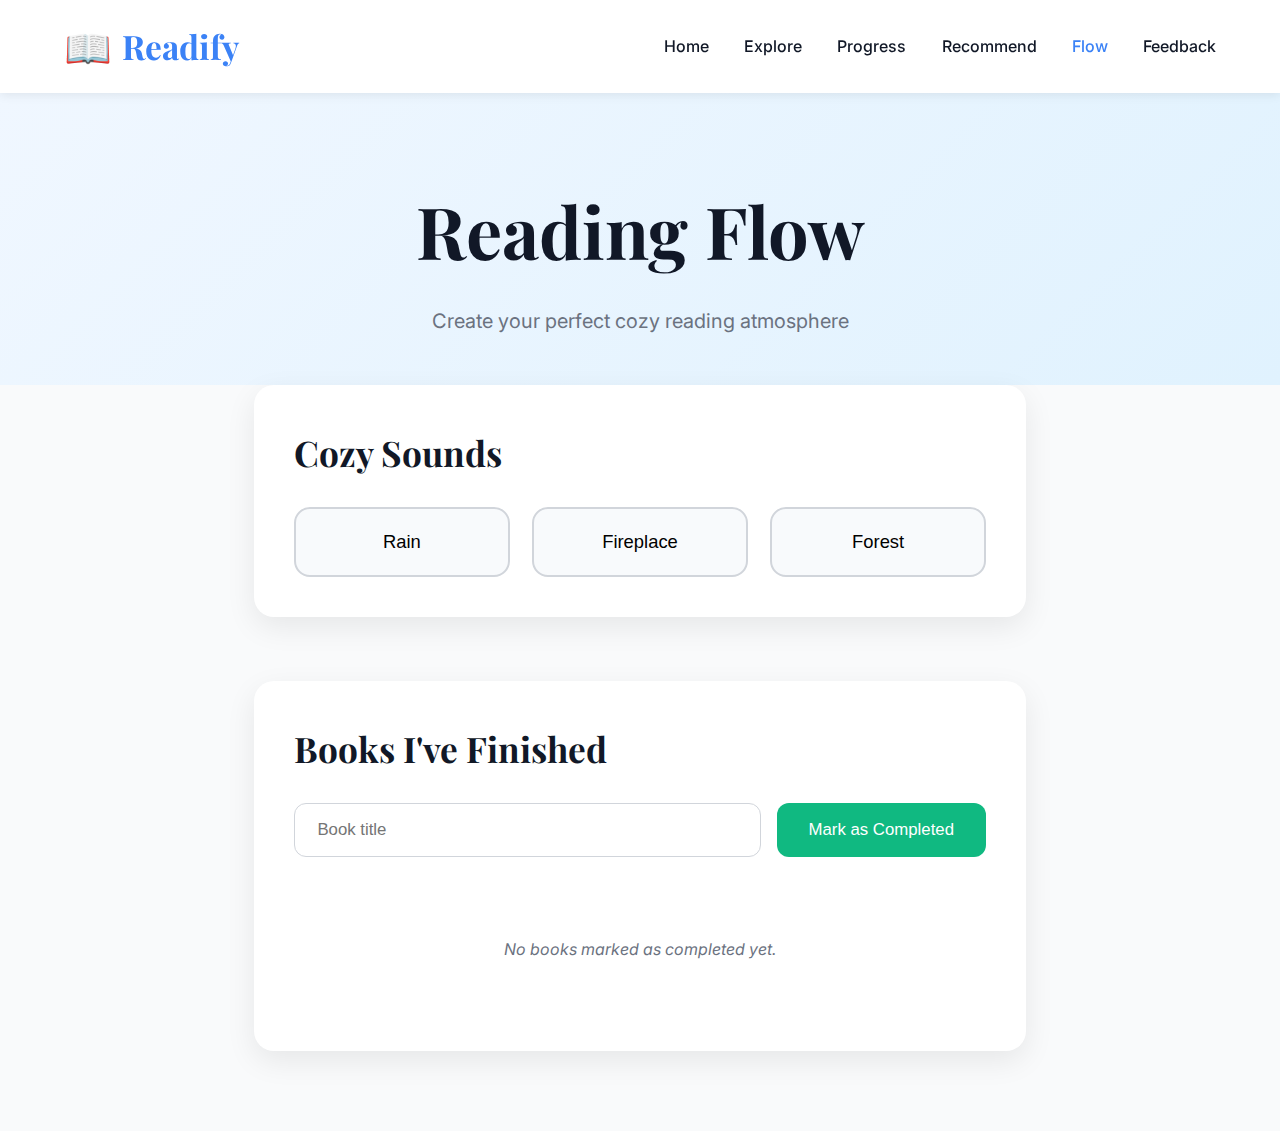
<file: Assignment/readingflow.html>
<!DOCTYPE html>
<html lang="en">
<head>
  <meta charset="UTF-8" />
  <meta name="viewport" content="width=device-width, initial-scale=1.0"/>
  <title>Readify — Reading Flow</title>
  
  <link rel="preconnect" href="https://fonts.googleapis.com">
  <link rel="preconnect" href="https://fonts.gstatic.com" crossorigin>
  <link href="https://fonts.googleapis.com/css2?family=Playfair+Display:wght@700&family=Inter:wght@300;400;500;600&display=swap" rel="stylesheet">
  
  <style>
    :root {
      --primary: #3b82f6;
      --dark: #111827;
      --gray: #6b7280;
      --light: #f9fafb;
      --bg-gradient: linear-gradient(135deg, #f0f7ff 0%, #e0f2fe 100%);
      --card-shadow: 0 10px 30px rgba(0,0,0,0.08);
      --success: #10b981;
    }

    * { margin:0; padding:0; box-sizing:border-box; }
    body {
      font-family: 'Inter', system-ui, sans-serif;
      background: var(--light);
      color: var(--dark);
      line-height: 1.6;
    }

    /* Navigation ── same as previous pages */
    nav {
      background: white;
      box-shadow: 0 2px 10px rgba(0,0,0,0.08);
      position: sticky;
      top: 0;
      z-index: 100;
      padding: 1rem 5%;
    }

    .nav-container {
      max-width: 1400px;
      margin: 0 auto;
      display: flex;
      justify-content: space-between;
      align-items: center;
    }

    .logo {
      font-family: 'Playfair Display', serif;
      font-size: 2.1rem;
      color: var(--primary);
      font-weight: 700;
      display: flex;
      align-items: center;
      gap: 0.6rem;
    }

    .logo::before { content:"📖"; font-size: 2.4rem; }

    .nav-links {
      display: flex;
      gap: 2.2rem;
      list-style: none;
    }

    .nav-links a {
      text-decoration: none;
      color: var(--dark);
      font-weight: 500;
      transition: color 0.2s;
    }

    .nav-links a:hover,
    .nav-links a.active { color: var(--primary); }

    .hamburger {
      display: none;
      flex-direction: column;
      gap: 5px;
      cursor: pointer;
    }

    .bar {
      width: 28px;
      height: 3px;
      background: var(--dark);
      transition: all 0.3s;
    }

    /* Header */
    .page-header {
      text-align: center;
      padding: 5rem 5% 3rem;
      background: var(--bg-gradient);
    }

    .page-header h1 {
      font-family: 'Playfair Display', serif;
      font-size: clamp(2.8rem, 7vw, 4.5rem);
      margin-bottom: 1rem;
    }

    .page-header p {
      color: var(--gray);
      font-size: 1.25rem;
      max-width: 680px;
      margin: 0 auto;
    }

    /* Main Content */
    .flow-container {
      max-width: 900px;
      margin: 0 auto 5rem;
      padding: 0 5%;
      display: grid;
      gap: 4rem;
    }

    .section-card {
      background: white;
      border-radius: 20px;
      box-shadow: var(--card-shadow);
      padding: 2.5rem;
    }

    h2 {
      font-family: 'Playfair Display', serif;
      font-size: 2.2rem;
      margin-bottom: 1.6rem;
      color: var(--dark);
    }

    /* Sounds */
    .sounds-grid {
      display: grid;
      grid-template-columns: repeat(auto-fit, minmax(180px, 1fr));
      gap: 1.4rem;
    }

    .sound-btn {
      padding: 1.4rem 1rem;
      border: 2px solid #d1d5db;
      border-radius: 16px;
      background: #f8fafc;
      font-size: 1.15rem;
      font-weight: 500;
      cursor: pointer;
      transition: all 0.25s;
      text-align: center;
    }

    .sound-btn.active {
      background: var(--primary);
      color: white;
      border-color: var(--primary);
      transform: scale(1.04);
    }

    .sound-btn:hover:not(.active) {
      border-color: var(--primary);
      background: #eff6ff;
    }

    /* Completed Books */
    .completed-form {
      display: flex;
      gap: 1rem;
      margin-bottom: 2rem;
      flex-wrap: wrap;
    }

    .completed-form input {
      flex: 1;
      min-width: 220px;
      padding: 1rem 1.4rem;
      border: 1px solid #d1d5db;
      border-radius: 12px;
      font-size: 1.05rem;
    }

    .completed-form button {
      background: var(--success);
      color: white;
      border: none;
      padding: 1rem 2rem;
      border-radius: 12px;
      font-size: 1.05rem;
      cursor: pointer;
      transition: background 0.2s;
    }

    .completed-form button:hover {
      background: #059669;
    }

    .completed-list {
      list-style: none;
      display: grid;
      gap: 1rem;
    }

    .completed-item {
      background: #f0fdf4;
      padding: 1.2rem 1.6rem;
      border-radius: 12px;
      border-left: 5px solid var(--success);
      font-size: 1.1rem;
    }

    .empty-completed {
      text-align: center;
      color: var(--gray);
      font-style: italic;
      padding: 3rem 0;
    }

    /* Responsive */
    @media (max-width: 768px) {
      .nav-links { display: none; }
      .hamburger { display: flex; }
      .nav-links.active {
        display: flex;
        flex-direction: column;
        position: absolute;
        top: 100%;
        left: 0;
        right: 0;
        background: white;
        padding: 1.5rem;
        box-shadow: 0 4px 10px rgba(0,0,0,0.1);
      }
      .nav-links.active a { padding: 1rem 0; font-size: 1.15rem; }

      .sounds-grid { grid-template-columns: 1fr; }
      .completed-form { flex-direction: column; }
    }
  </style>
</head>
<body>

  <!-- Navigation -->
  <nav>
    <div class="nav-container">
      <div class="logo">Readify</div>
      
      <ul class="nav-links">
        <li><a href="index.html">Home</a></li>
        <li><a href="books.html">Explore</a></li>
        <li><a href="tracker.html">Progress</a></li>
        <li><a href="recommender.html">Recommend</a></li>
        <li><a href="readingflow.html" class="active">Flow</a></li>
        <li><a href="feedback.html">Feedback</a></li>
      </ul>

      <div class="hamburger">
        <div class="bar"></div>
        <div class="bar"></div>
        <div class="bar"></div>
      </div>
    </div>
  </nav>

  <!-- Header -->
  <header class="page-header">
    <h1>Reading Flow</h1>
    <p>Create your perfect cozy reading atmosphere</p>
  </header>

  <!-- Main Content -->
  <section class="flow-container">

    <!-- Ambient Sounds -->
    <div class="section-card">
      <h2>Cozy Sounds</h2>
      <div class="sounds-grid">
        <button class="sound-btn" data-sound="rain">Rain</button>
        <button class="sound-btn" data-sound="fire">Fireplace</button>
        <button class="sound-btn" data-sound="forest">Forest</button>
      </div>
    </div>

    <!-- Completed Books -->
    <div class="section-card">
      <h2>Books I've Finished</h2>

      <form class="completed-form" id="completedForm">
        <input type="text" id="bookTitle" placeholder="Book title" required>
        <button type="submit">Mark as Completed</button>
      </form>

      <ul class="completed-list" id="completedList"></ul>
      <div class="empty-completed" id="emptyCompleted">No books marked as completed yet.</div>
    </div>

  </section>

  <!-- Audio elements (hidden) -->
  <audio id="rainAudio" loop>
    <source src="https://assets.codepen.io/605876/rain.mp3" type="audio/mpeg">
  </audio>
  <audio id="fireAudio" loop>
    <source src="https://assets.codepen.io/605876/fireplace.mp3" type="audio/mpeg">
  </audio>
  <audio id="forestAudio" loop>
    <source src="https://assets.codepen.io/605876/forest-ambience.mp3" type="audio/mpeg">
  </audio>

  <script>
    // ── Hamburger Menu ──
    const hamburger = document.querySelector('.hamburger');
    const navLinks = document.querySelector('.nav-links');
    hamburger.addEventListener('click', () => navLinks.classList.toggle('active'));

    // ── Ambient Sounds ──
    const soundButtons = document.querySelectorAll('.sound-btn');
    const audios = {
      rain: document.getElementById('rainAudio'),
      fire: document.getElementById('fireAudio'),
      forest: document.getElementById('forestAudio')
    };

    let currentPlaying = null;

    soundButtons.forEach(btn => {
      btn.addEventListener('click', () => {
        const sound = btn.dataset.sound;
        const audio = audios[sound];

        // Pause others
        if (currentPlaying && currentPlaying !== audio) {
          currentPlaying.pause();
          currentPlaying.currentTime = 0;
          document.querySelector(`[data-sound="${currentPlaying.id.replace('Audio','')}"]`)
            .classList.remove('active');
        }

        if (audio.paused) {
          audio.play().catch(e => console.log("Audio play failed:", e));
          btn.classList.add('active');
          currentPlaying = audio;
        } else {
          audio.pause();
          btn.classList.remove('active');
          currentPlaying = null;
        }
      });
    });

    // ── Completed Books ──
    const completedForm = document.getElementById('completedForm');
    const bookInput = document.getElementById('bookTitle');
    const completedList = document.getElementById('completedList');
    const emptyCompleted = document.getElementById('emptyCompleted');

    function renderCompletedBooks() {
      const books = JSON.parse(localStorage.getItem('readifyCompletedBooks') || '[]');
      completedList.innerHTML = '';

      if (books.length === 0) {
        emptyCompleted.style.display = 'block';
        return;
      }

      emptyCompleted.style.display = 'none';

      books.forEach(title => {
        const li = document.createElement('li');
        li.className = 'completed-item';
        li.textContent = title;
        completedList.appendChild(li);
      });
    }

    completedForm.addEventListener('submit', e => {
      e.preventDefault();
      const title = bookInput.value.trim();
      if (!title) return;

      let books = JSON.parse(localStorage.getItem('readifyCompletedBooks') || '[]');
      if (!books.includes(title)) {
        books.push(title);
        localStorage.setItem('readifyCompletedBooks', JSON.stringify(books));
        renderCompletedBooks();
        bookInput.value = '';
      } else {
        alert('You already marked this book as completed.');
      }
    });

    // Load on page open
    renderCompletedBooks();
  </script>
</body>
</html>
</file>
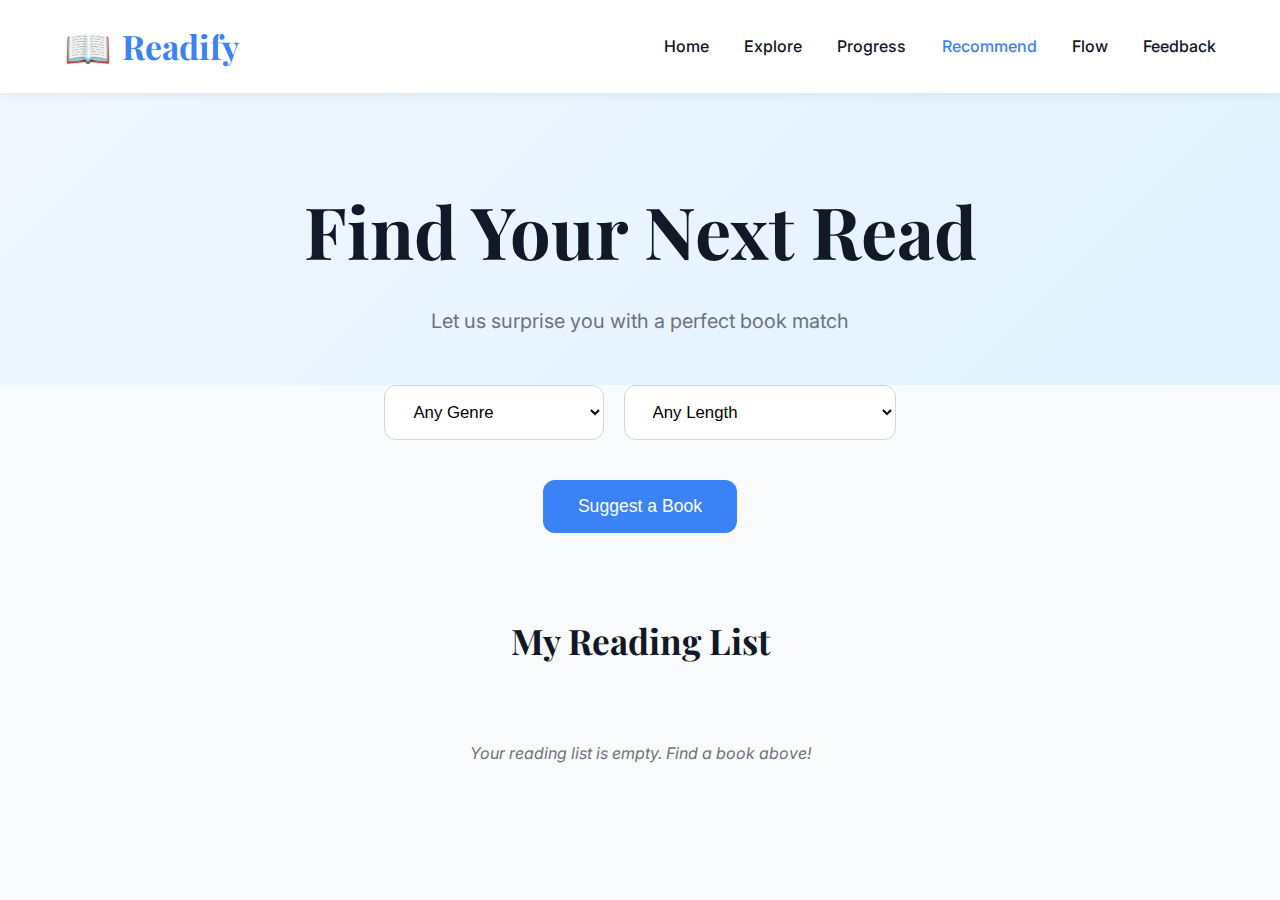
<file: Assignment/recommender.html>
<!DOCTYPE html>
<html lang="en">
<head>
  <meta charset="UTF-8" />
  <meta name="viewport" content="width=device-width, initial-scale=1.0"/>
  <title>Readify — Book Recommender</title>
  
  <link rel="preconnect" href="https://fonts.googleapis.com">
  <link rel="preconnect" href="https://fonts.gstatic.com" crossorigin>
  <link href="https://fonts.googleapis.com/css2?family=Playfair+Display:wght@700&family=Inter:wght@300;400;500;600&display=swap" rel="stylesheet">
  
  <style>
    :root {
      --primary: #3b82f6;
      --dark: #111827;
      --gray: #6b7280;
      --light: #f9fafb;
      --bg-gradient: linear-gradient(135deg, #f0f7ff 0%, #e0f2fe 100%);
      --card-shadow: 0 10px 30px rgba(0,0,0,0.08);
      --accent: #8b5cf6;
    }

    * { margin:0; padding:0; box-sizing:border-box; }
    body {
      font-family: 'Inter', system-ui, sans-serif;
      background: var(--light);
      color: var(--dark);
      line-height: 1.6;
    }

    /* Navigation ── same as previous pages */
    nav {
      background: white;
      box-shadow: 0 2px 10px rgba(0,0,0,0.08);
      position: sticky;
      top: 0;
      z-index: 100;
      padding: 1rem 5%;
    }

    .nav-container {
      max-width: 1400px;
      margin: 0 auto;
      display: flex;
      justify-content: space-between;
      align-items: center;
    }

    .logo {
      font-family: 'Playfair Display', serif;
      font-size: 2.1rem;
      color: var(--primary);
      font-weight: 700;
      display: flex;
      align-items: center;
      gap: 0.6rem;
    }

    .logo::before { content:"📖"; font-size: 2.4rem; }

    .nav-links {
      display: flex;
      gap: 2.2rem;
      list-style: none;
    }

    .nav-links a {
      text-decoration: none;
      color: var(--dark);
      font-weight: 500;
      transition: color 0.2s;
    }

    .nav-links a:hover,
    .nav-links a.active { color: var(--primary); }

    .hamburger {
      display: none;
      flex-direction: column;
      gap: 5px;
      cursor: pointer;
    }

    .bar {
      width: 28px;
      height: 3px;
      background: var(--dark);
      transition: all 0.3s;
    }

    /* Header */
    .page-header {
      text-align: center;
      padding: 5rem 5% 3rem;
      background: var(--bg-gradient);
    }

    .page-header h1 {
      font-family: 'Playfair Display', serif;
      font-size: clamp(2.8rem, 7vw, 4.5rem);
      margin-bottom: 1rem;
    }

    .page-header p {
      color: var(--gray);
      font-size: 1.25rem;
      max-width: 680px;
      margin: 0 auto;
    }

    /* Recommender Section */
    .recommender-container {
      max-width: 800px;
      margin: 0 auto 5rem;
      padding: 0 5%;
    }

    .controls {
      display: flex;
      flex-wrap: wrap;
      gap: 1.2rem;
      justify-content: center;
      margin-bottom: 2.5rem;
    }

    select {
      padding: 1rem 1.5rem;
      border: 1px solid #d1d5db;
      border-radius: 12px;
      font-size: 1.05rem;
      min-width: 220px;
      background: white;
      cursor: pointer;
    }

    .btn {
      background: var(--primary);
      color: white;
      border: none;
      padding: 1rem 2.2rem;
      border-radius: 12px;
      font-size: 1.1rem;
      font-weight: 500;
      cursor: pointer;
      transition: all 0.2s;
    }

    .btn:hover { background: #2563eb; transform: translateY(-1px); }

    .btn-again {
      background: var(--accent);
      margin-left: 1rem;
    }

    .btn-again:hover { background: #7c3aed; }

    .btn-save {
      background: #10b981;
      margin-top: 1.2rem;
    }

    .btn-save:hover { background: #059669; }

    /* Recommendation Card */
    .recommendation {
      background: white;
      border-radius: 20px;
      box-shadow: var(--card-shadow);
      padding: 2.5rem;
      text-align: center;
      min-height: 320px;
      display: flex;
      flex-direction: column;
      justify-content: center;
      gap: 1.5rem;
      margin-bottom: 3rem;
    }

    .book-cover-placeholder {
      width: 160px;
      height: 220px;
      margin: 0 auto;
      background: linear-gradient(135deg, #e0f2fe, #bfdbfe);
      border-radius: 16px;
      display: flex;
      align-items: center;
      justify-content: center;
      font-size: 5rem;
      color: var(--primary);
      box-shadow: 0 8px 20px rgba(59,130,246,0.2);
    }

    .book-title {
      font-family: 'Playfair Display', serif;
      font-size: 2.1rem;
      color: var(--dark);
    }

    .book-author {
      font-size: 1.3rem;
      color: var(--gray);
    }

    /* Reading List */
    .reading-list {
      max-width: 800px;
      margin: 0 auto;
      padding: 0 5%;
    }

    .reading-list h2 {
      font-family: 'Playfair Display', serif;
      font-size: 2.2rem;
      margin-bottom: 1.5rem;
      text-align: center;
    }

    .list-items {
      list-style: none;
      display: grid;
      gap: 1rem;
    }

    .list-item {
      background: white;
      padding: 1.2rem 1.6rem;
      border-radius: 12px;
      box-shadow: 0 4px 12px rgba(0,0,0,0.06);
      font-size: 1.1rem;
    }

    .empty-list {
      text-align: center;
      color: var(--gray);
      font-style: italic;
      padding: 3rem 0;
    }

    /* Animation for Pick Again */
    @keyframes spin {
      0% { transform: rotate(0deg); }
      100% { transform: rotate(360deg); }
    }

    .spin-once {
      animation: spin 0.8s ease-out;
    }

    /* Responsive */
    @media (max-width: 768px) {
      .nav-links { display: none; }
      .hamburger { display: flex; }
      .nav-links.active {
        display: flex;
        flex-direction: column;
        position: absolute;
        top: 100%;
        left: 0;
        right: 0;
        background: white;
        padding: 1.5rem;
        box-shadow: 0 4px 10px rgba(0,0,0,0.1);
      }
      .nav-links.active a { padding: 1rem 0; font-size: 1.15rem; }

      .controls { flex-direction: column; align-items: stretch; }
      select, .btn { width: 100%; }
    }
  </style>
</head>
<body>

  <!-- Navigation -->
  <nav>
    <div class="nav-container">
      <div class="logo">Readify</div>
      
      <ul class="nav-links">
        <li><a href="index.html">Home</a></li>
        <li><a href="books.html">Explore</a></li>
        <li><a href="tracker.html">Progress</a></li>
        <li><a href="recommender.html" class="active">Recommend</a></li>
        <li><a href="readingflow.html">Flow</a></li>
        <li><a href="feedback.html">Feedback</a></li>
      </ul>

      <div class="hamburger">
        <div class="bar"></div>
        <div class="bar"></div>
        <div class="bar"></div>
      </div>
    </div>
  </nav>

  <!-- Header -->
  <header class="page-header">
    <h1>Find Your Next Read</h1>
    <p>Let us surprise you with a perfect book match</p>
  </header>

  <!-- Recommender -->
  <section class="recommender-container">
    <div class="controls">
      <select id="genreSelect">
        <option value="">Any Genre</option>
        <option value="fiction">Fiction</option>
        <option value="fantasy">Fantasy</option>
        <option value="sci-fi">Sci-Fi</option>
        <option value="mystery">Mystery</option>
        <option value="non-fiction">Non-Fiction</option>
      </select>

      <select id="lengthSelect">
        <option value="">Any Length</option>
        <option value="short">Short (~100–250 pages)</option>
        <option value="medium">Medium (~250–500 pages)</option>
        <option value="long">Long (500+ pages)</option>
      </select>
    </div>

    <div style="text-align: center; margin: 2rem 0;">
      <button id="suggestBtn" class="btn">Suggest a Book</button>
    </div>

    <div class="recommendation" id="recommendationCard" style="display: none;">
      <div class="book-cover-placeholder">📖</div>
      <div class="book-title" id="recTitle"></div>
      <div class="book-author" id="recAuthor"></div>
      <div>
        <button id="againBtn" class="btn btn-again">Pick Again</button>
        <button id="saveBtn" class="btn btn-save">Save to My List</button>
      </div>
    </div>
  </section>

  <!-- My Reading List -->
  <section class="reading-list">
    <h2>My Reading List</h2>
    <ul class="list-items" id="readingList"></ul>
    <div class="empty-list" id="emptyList">Your reading list is empty. Find a book above!</div>
  </section>
   
  <script src="books.js"></script>

  <script>
    // ── Hamburger Menu ──
    const hamburger = document.querySelector('.hamburger');
    const navLinks = document.querySelector('.nav-links');
    hamburger.addEventListener('click', () => navLinks.classList.toggle('active'));

    // ── Elements ──
    const genreSelect = document.getElementById('genreSelect');
    const lengthSelect = document.getElementById('lengthSelect');
    const suggestBtn = document.getElementById('suggestBtn');
    const againBtn = document.getElementById('againBtn');
    const saveBtn = document.getElementById('saveBtn');
    const card = document.getElementById('recommendationCard');
    const titleEl = document.getElementById('recTitle');
    const authorEl = document.getElementById('recAuthor');
    const listEl = document.getElementById('readingList');
    const emptyEl = document.getElementById('emptyList');

    let currentBook = null;

    // ── Suggest random book ──
    function suggestBook() {
      const genre = genreSelect.value;
      const length = lengthSelect.value;

      const filtered = books.filter(b => {
        const matchGenre = !genre || b.genre === genre;
        const matchLength = !length || b.length === length;
        return matchGenre && matchLength;
      });

      if (filtered.length === 0) {
        alert("No books match your current filters. Try different options!");
        return;
      }

      currentBook = filtered[Math.floor(Math.random() * filtered.length)];

      titleEl.textContent = currentBook.title;
      authorEl.textContent = currentBook.author;
      card.style.display = 'block';

      // Spin animation on "Pick Again"
      againBtn.classList.remove('spin-once');
      void againBtn.offsetWidth; // trigger reflow
      againBtn.classList.add('spin-once');
    }

    // ── Save to list ──
    function saveToList() {
      if (!currentBook) return;

      let list = JSON.parse(localStorage.getItem('readifyReadingList') || '[]');

      // Avoid duplicates
      if (!list.some(b => b.title === currentBook.title)) {
        list.push(currentBook);
        localStorage.setItem('readifyReadingList', JSON.stringify(list));
        renderList();
        alert(`"${currentBook.title}" added to your reading list!`);
      } else {
        alert(`"${currentBook.title}" is already in your list.`);
      }
    }

    // ── Render reading list ──
    function renderList() {
      const list = JSON.parse(localStorage.getItem('readifyReadingList') || '[]');
      listEl.innerHTML = '';

      if (list.length === 0) {
        emptyEl.style.display = 'block';
        return;
      }

      emptyEl.style.display = 'none';

      list.forEach(book => {
        const li = document.createElement('li');
        li.className = 'list-item';
        li.textContent = `${book.title} — ${book.author}`;
        listEl.appendChild(li);
      });
    }

    // ── Event listeners ──
    suggestBtn.addEventListener('click', suggestBook);
    againBtn.addEventListener('click', suggestBook);
    saveBtn.addEventListener('click', saveToList);

    // Load list on page load
    renderList();
  </script>
</body>
</html>
</file>
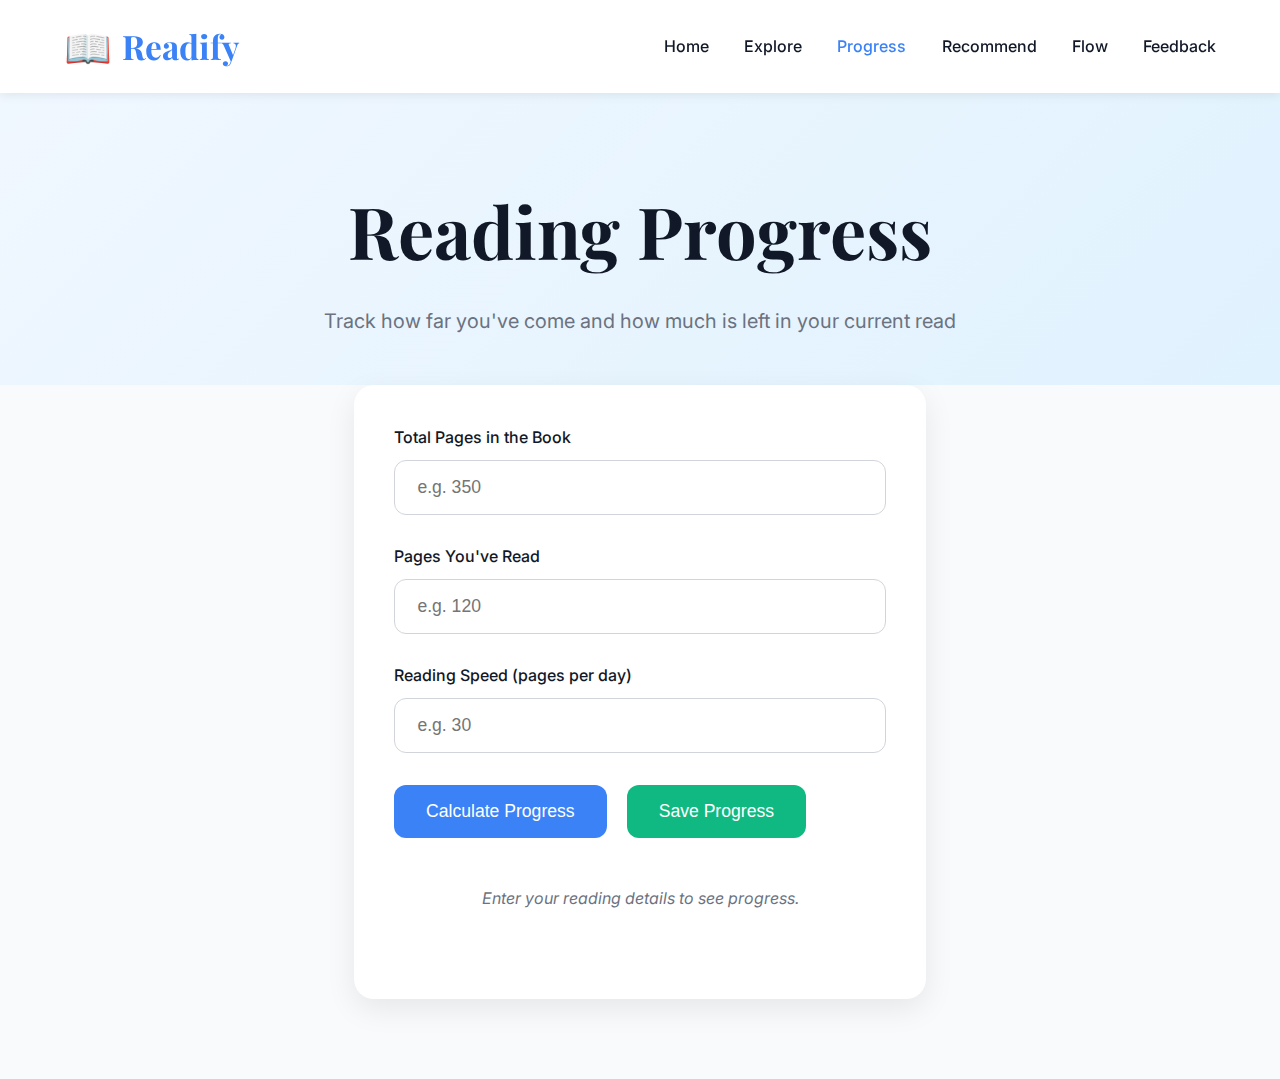
<file: Assignment/tracker.html>
<!DOCTYPE html>
<html lang="en">
<head>
  <meta charset="UTF-8" />
  <meta name="viewport" content="width=device-width, initial-scale=1.0"/>
  <title>Readify — Reading Progress</title>
  
  <link rel="preconnect" href="https://fonts.googleapis.com">
  <link rel="preconnect" href="https://fonts.gstatic.com" crossorigin>
  <link href="https://fonts.googleapis.com/css2?family=Playfair+Display:wght@700&family=Inter:wght@300;400;500;600&display=swap" rel="stylesheet">
  
  <style>
    :root {
      --primary: #3b82f6;
      --dark: #111827;
      --gray: #6b7280;
      --light: #f9fafb;
      --bg-gradient: linear-gradient(135deg, #f0f7ff 0%, #e0f2fe 100%);
      --success: #10b981;
      --card-shadow: 0 10px 30px rgba(0,0,0,0.08);
    }

    * { margin:0; padding:0; box-sizing:border-box; }
    body {
      font-family: 'Inter', system-ui, sans-serif;
      background: var(--light);
      color: var(--dark);
      line-height: 1.6;
    }

    /* Navigation ── same as previous pages */
    nav {
      background: white;
      box-shadow: 0 2px 10px rgba(0,0,0,0.08);
      position: sticky;
      top: 0;
      z-index: 100;
      padding: 1rem 5%;
    }

    .nav-container {
      max-width: 1400px;
      margin: 0 auto;
      display: flex;
      justify-content: space-between;
      align-items: center;
    }

    .logo {
      font-family: 'Playfair Display', serif;
      font-size: 2.1rem;
      color: var(--primary);
      font-weight: 700;
      display: flex;
      align-items: center;
      gap: 0.6rem;
    }

    .logo::before { content:"📖"; font-size: 2.4rem; }

    .nav-links {
      display: flex;
      gap: 2.2rem;
      list-style: none;
    }

    .nav-links a {
      text-decoration: none;
      color: var(--dark);
      font-weight: 500;
      transition: color 0.2s;
    }

    .nav-links a:hover,
    .nav-links a.active { color: var(--primary); }

    .hamburger {
      display: none;
      flex-direction: column;
      gap: 5px;
      cursor: pointer;
    }

    .bar {
      width: 28px;
      height: 3px;
      background: var(--dark);
      transition: all 0.3s;
    }

    /* Header */
    .page-header {
      text-align: center;
      padding: 5rem 5% 3rem;
      background: var(--bg-gradient);
    }

    .page-header h1 {
      font-family: 'Playfair Display', serif;
      font-size: clamp(2.8rem, 7vw, 4.5rem);
      margin-bottom: 1rem;
    }

    .page-header p {
      color: var(--gray);
      font-size: 1.25rem;
      max-width: 680px;
      margin: 0 auto;
    }

    /* Tracker Section */
    .tracker-container {
      max-width: 700px;
      margin: 0 auto 5rem;
      padding: 0 5%;
    }

    .tracker-card {
      background: white;
      border-radius: 20px;
      box-shadow: var(--card-shadow);
      padding: 2.5rem;
    }

    .form-group {
      margin-bottom: 1.8rem;
    }

    label {
      display: block;
      font-weight: 500;
      margin-bottom: 0.6rem;
      color: var(--dark);
    }

    input[type="number"] {
      width: 100%;
      padding: 1rem 1.4rem;
      border: 1px solid #d1d5db;
      border-radius: 12px;
      font-size: 1.1rem;
      transition: border-color 0.2s;
    }

    input[type="number"]:focus {
      outline: none;
      border-color: var(--primary);
      box-shadow: 0 0 0 3px rgba(59,130,246,0.15);
    }

    .btn {
      background: var(--primary);
      color: white;
      border: none;
      padding: 1rem 2rem;
      border-radius: 12px;
      font-size: 1.1rem;
      font-weight: 500;
      cursor: pointer;
      transition: background 0.2s;
      margin-right: 1rem;
    }

    .btn:hover { background: #2563eb; }

    .btn-save {
      background: var(--success);
    }

    .btn-save:hover { background: #059669; }

    /* Results */
    .results {
      margin-top: 2.5rem;
      padding-top: 2rem;
      border-top: 1px solid #e5e7eb;
    }

    .progress-header {
      display: flex;
      justify-content: space-between;
      align-items: center;
      margin-bottom: 1rem;
    }

    .percentage {
      font-size: 2.8rem;
      font-weight: 700;
      color: var(--primary);
    }

    .progress-bar-container {
      height: 24px;
      background: #e5e7eb;
      border-radius: 12px;
      overflow: hidden;
      margin: 1.2rem 0;
    }

    .progress-bar {
      height: 100%;
      width: 0%;
      background: linear-gradient(90deg, var(--primary), #60a5fa);
      transition: width 1.2s ease-out;
      border-radius: 12px;
    }

    .estimate {
      font-size: 1.15rem;
      color: #374151;
      text-align: center;
      margin-top: 1.5rem;
    }

    .no-data {
      text-align: center;
      color: var(--gray);
      font-style: italic;
      padding: 3rem 0;
    }

    /* Responsive */
    @media (max-width: 768px) {
      .nav-links { display: none; }
      .hamburger { display: flex; }
      .nav-links.active {
        display: flex;
        flex-direction: column;
        position: absolute;
        top: 100%;
        left: 0;
        right: 0;
        background: white;
        padding: 1.5rem;
        box-shadow: 0 4px 10px rgba(0,0,0,0.1);
      }
      .nav-links.active a { padding: 1rem 0; font-size: 1.15rem; }

      .tracker-card { padding: 1.8rem; }
    }
  </style>
</head>
<body>

  <!-- Navigation -->
  <nav>
    <div class="nav-container">
      <div class="logo">Readify</div>
      
      <ul class="nav-links">
        <li><a href="index.html">Home</a></li>
        <li><a href="books.html">Explore</a></li>
        <li><a href="tracker.html" class="active">Progress</a></li>
        <li><a href="recommender.html">Recommend</a></li>
        <li><a href="readingflow.html">Flow</a></li>
        <li><a href="feedback.html">Feedback</a></li>
      </ul>

      <div class="hamburger">
        <div class="bar"></div>
        <div class="bar"></div>
        <div class="bar"></div>
      </div>
    </div>
  </nav>

  <!-- Header -->
  <header class="page-header">
    <h1>Reading Progress</h1>
    <p>Track how far you've come and how much is left in your current read</p>
  </header>

  <!-- Tracker Form & Results -->
  <section class="tracker-container">
    <div class="tracker-card">
      <form id="progressForm">
        <div class="form-group">
          <label for="totalPages">Total Pages in the Book</label>
          <input type="number" id="totalPages" min="1" placeholder="e.g. 350" required>
        </div>

        <div class="form-group">
          <label for="pagesRead">Pages You've Read</label>
          <input type="number" id="pagesRead" min="0" placeholder="e.g. 120" required>
        </div>

        <div class="form-group">
          <label for="dailySpeed">Reading Speed (pages per day)</label>
          <input type="number" id="dailySpeed" min="1" placeholder="e.g. 30" required>
        </div>

        <div style="margin-top: 2rem;">
          <button type="submit" class="btn">Calculate Progress</button>
          <button type="button" id="saveBtn" class="btn btn-save">Save Progress</button>
        </div>
      </form>

      <div class="results" id="results" style="display: none;">
        <div class="progress-header">
          <span>Your Progress</span>
          <span class="percentage" id="percentText">0%</span>
        </div>

        <div class="progress-bar-container">
          <div class="progress-bar" id="progressBar"></div>
        </div>

        <p class="estimate" id="estimateText">Estimated time to finish: — days</p>
      </div>

      <div class="no-data" id="noData">Enter your reading details to see progress.</div>
    </div>
  </section>

  <script>
    // ── Hamburger Menu ── (same as other pages)
    const hamburger = document.querySelector('.hamburger');
    const navLinks = document.querySelector('.nav-links');
    hamburger.addEventListener('click', () => {
      navLinks.classList.toggle('active');
    });

    // ── Elements ──
    const form = document.getElementById('progressForm');
    const totalInput = document.getElementById('totalPages');
    const readInput = document.getElementById('pagesRead');
    const speedInput = document.getElementById('dailySpeed');
    const resultsDiv = document.getElementById('results');
    const noDataDiv = document.getElementById('noData');
    const percentText = document.getElementById('percentText');
    const progressBar = document.getElementById('progressBar');
    const estimateText = document.getElementById('estimateText');
    const saveBtn = document.getElementById('saveBtn');

    // ── Load saved data from localStorage ──
    function loadSavedProgress() {
      const saved = localStorage.getItem('readifyProgress');
      if (saved) {
        const data = JSON.parse(saved);
        totalInput.value = data.total || '';
        readInput.value = data.read || '';
        speedInput.value = data.speed || '';
        calculateProgress(); // show immediately
      }
    }

    // ── Calculate & Animate ──
    function calculateProgress() {
      const total = parseInt(totalInput.value) || 0;
      const read = parseInt(readInput.value) || 0;
      const speed = parseInt(speedInput.value) || 1;

      if (total <= 0 || read < 0 || speed <= 0) {
        resultsDiv.style.display = 'none';
        noDataDiv.style.display = 'block';
        return;
      }

      const percent = Math.min(Math.max((read / total) * 100, 0), 100);
      const remainingPages = total - read;
      const daysLeft = Math.ceil(remainingPages / speed);

      // Show results
      resultsDiv.style.display = 'block';
      noDataDiv.style.display = 'none';

      // Animate percentage & bar
      let current = 0;
      const step = percent > 50 ? 2 : 1; // faster for higher values
      const interval = setInterval(() => {
        if (current >= percent) {
          current = percent;
          clearInterval(interval);
        } else {
          current += step;
          if (current > percent) current = percent;
        }

        percentText.textContent = `${Math.round(current)}%`;
        progressBar.style.width = `${current}%`;
      }, 20);

      // Estimate text
      estimateText.textContent = `Estimated time to finish: ${daysLeft} day${daysLeft === 1 ? '' : 's'}`;
    }

    // ── Form submit (calculate) ──
    form.addEventListener('submit', (e) => {
      e.preventDefault();
      calculateProgress();
    });

    // ── Save to localStorage ──
    saveBtn.addEventListener('click', () => {
      const data = {
        total: totalInput.value,
        read: readInput.value,
        speed: speedInput.value
      };
      localStorage.setItem('readifyProgress', JSON.stringify(data));
      alert('Progress saved! It will load automatically next time.');
    });

    // ── Live update while typing (optional nice-to-have) ──
    [totalInput, readInput, speedInput].forEach(input => {
      input.addEventListener('input', () => {
        if (totalInput.value && readInput.value && speedInput.value) {
          calculateProgress();
        }
      });
    });

    // Load on page open
    loadSavedProgress();
  </script>
</body>
</html>
</file>
<file: index.css>
:root {
      --primary: #3b82f6;
      --dark: #111827;
      --gray: #6b7280;
      --light: #f9fafb;
      --bg-gradient: linear-gradient(135deg, #f0f7ff 0%, #e0f2fe 100%);
    }

    * { margin:0; padding:0; box-sizing:border-box; }
    body {
      font-family: 'Inter', system-ui, sans-serif;
      background: var(--light);
      color: var(--dark);
      line-height: 1.6;
    }

    /* ── Navigation ── */
    nav {
      background: white;
      box-shadow: 0 2px 10px rgba(0,0,0,0.08);
      position: sticky;
      top: 0;
      z-index: 100;
      padding: 1rem 5%;
    }

   
    .nav-container {
      max-width: 1400px;
      margin: 0 auto;
      display: flex;
      justify-content: space-between;
      align-items: center;
    }

    .logo {
      font-family: 'Playfair Display', serif;
      font-size: 2.1rem;
      color: var(--primary);
      font-weight: 700;
      display: flex;
      align-items: center;
      gap: 0.6rem;
    }

    .logo::before { content:"📖"; font-size: 2.4rem; }

    .nav-links {
      display: flex;
      gap: 2.2rem;
      list-style: none;
    }

    .nav-links a {
      text-decoration: none;
      color: var(--dark);
      font-weight: 500;
      transition: color 0.2s;
    }

    .nav-links a:hover { color: var(--primary); }

    /* Hamburger */
    .hamburger {
      display: none;
      flex-direction: column;
      gap: 5px;
      cursor: pointer;
    }

    .bar {
      width: 28px;
      height: 3px;
      background: var(--dark);
      transition: all 0.3s;
    }

    /* Hero ── Grid Layout */
    .hero {
      min-height: 85vh;
      background: var(--bg-gradient);
      display: grid;
      grid-template-columns: 1fr 1fr;
      align-items: center;
      padding: 0 5%;
      gap: 4rem;
    }

    .hero-content {
      max-width: 620px;
    }

    .hero h1 {
      font-family: 'Playfair Display', serif;
      font-size: clamp(3.2rem, 7vw, 5.8rem);
      line-height: 1.05;
      margin-bottom: 1.4rem;
    }

    .hero h1 span { color: var(--primary); }

    .quote-container {
      font-style: italic;
      color: var(--gray);
      font-size: clamp(1.3rem, 3vw, 1.7rem);
      margin: 2.5rem 0;
      min-height: 6rem;
      opacity: 0;
      transform: translateY(20px);
      transition: all 0.8s ease;
    }

    .quote-container.visible {
      opacity: 1;
      transform: translateY(0);
    }

    .quote-author {
      font-style: normal;
      font-size: 1.1rem;
      color: #9ca3af;
      margin-top: 0.6rem;
    }

    .hero-image {
      height: 500px;
      background: url('https://images.unsplash.com/photo-1456513080510-7bf3a84b82f8?auto=format&fit=crop&w=800&q=80') center/cover no-repeat;
      border-radius: 24px;
      box-shadow: 0 20px 40px rgba(0,0,0,0.15);
    }

    /* Author of the Day */
    .featured {
      padding: 5rem 5% 6rem;
      text-align: center;
      background: rgb(255, 255, 255);
    }

    .featured h2 {
      font-family: 'Playfair Display', serif;
      font-size: 2.8rem;
      margin-bottom: 2rem;
    }

    .author-card {
      max-width: 500px;
      margin: 0 auto;
      padding: 2rem;
      background: rgb(140, 197, 251) ;
      border-radius: 16px;
      box-shadow: 0 10px 30px rgba(0,0,0,0.06);
    }

    /* Footer */
    footer {
      background: var(--dark);
      color: white;
      padding: 4rem 5% 2rem;
      text-align: center;
    }

    .footer-links {
      display: flex;
      justify-content: center;
      gap: 2rem;
      margin-bottom: 2rem;
      flex-wrap: wrap;
    }

    .footer-links a {
      color: #d1d5db;
      text-decoration: none;
    }

    .newsletter {
      max-width: 500px;
      margin: 0 auto 2rem;
    }

    .newsletter input {
      padding: 0.9rem 1.4rem;
      width: 70%;
      border: none;
      border-radius: 50px 0 0 50px;
      font-size: 1rem;
    }

    .newsletter button {
      padding: 0.9rem 1.8rem;
      background: var(--primary);
      color: white;
      border: none;
      border-radius: 0 50px 50px 0;
      cursor: pointer;
      font-weight: 500;
    }

    @media (max-width: 640px) {
      .newsletter {
        display: flex;
        flex-direction: column;
        gap: 1.2rem;
      }

      .newsletter input {
        width: 100%;
        border-radius: 50px;
      }

      .newsletter button {
        width: auto;
        align-self: center;
        padding: 0.7rem 2.4rem;
        border-radius: 50px;
      }
    }

    /* Responsive */
    @media (max-width: 900px) {
      .hero {
        grid-template-columns: 1fr;
        text-align: center;
        padding: 4rem 5% 6rem;
      }
      .hero-image {
        height: 360px;
        margin: 2rem auto 0;
      }
    }

    @media (max-width: 768px) {
      .nav-links { display: none; }
      .hamburger { display: flex; }
      .nav-links.active {
        display: flex;
        flex-direction: column;
        position: absolute;
        top: 100%;
        left: 0;
        right: 0;
        background: white;
        padding: 1.5rem;
        box-shadow: 0 4px 10px rgba(0,0,0,0.1);
      }
      .nav-links.active a { padding: 0.9rem 0; font-size: 1.1rem; }
    }
</file>
<file: feedback.css>
:root {
      --primary: #3b82f6;
      --dark: #111827;
      --gray: #6b7280;
      --light: #f9fafb;
      --bg-gradient: linear-gradient(135deg, #f0f7ff 0%, #e0f2fe 100%);
      --card-shadow: 0 10px 30px rgba(0,0,0,0.08);
      --success: #10b981;
      --error: #ef4444;
    }

    * { margin:0; padding:0; box-sizing:border-box; }
    body {
      font-family: 'Inter', system-ui, sans-serif;
      background: var(--light);
      color: var(--dark);
      line-height: 1.6;
    }

    /* Navigation ── same as previous pages */
    nav {
      background: white;
      box-shadow: 0 2px 10px rgba(0,0,0,0.08);
      position: sticky;
      top: 0;
      z-index: 100;
      padding: 1rem 5%;
    }

    .nav-container {
      max-width: 1400px;
      margin: 0 auto;
      display: flex;
      justify-content: space-between;
      align-items: center;
    }

    .logo {
      font-family: 'Playfair Display', serif;
      font-size: 2.1rem;
      color: var(--primary);
      font-weight: 700;
      display: flex;
      align-items: center;
      gap: 0.6rem;
    }

    .logo::before { content:"📖"; font-size: 2.4rem; }

    .nav-links {
      display: flex;
      gap: 2.2rem;
      list-style: none;
    }

    .nav-links a {
      text-decoration: none;
      color: var(--dark);
      font-weight: 500;
      transition: color 0.2s;
    }

    .nav-links a:hover,
    .nav-links a.active { color: var(--primary); }

    .hamburger {
      display: none;
      flex-direction: column;
      gap: 5px;
      cursor: pointer;
    }

    .bar {
      width: 28px;
      height: 3px;
      background: var(--dark);
      transition: all 0.3s;
    }

    /* Header */
    .page-header {
      text-align: center;
      padding: 5rem 5% 3rem;
      background: var(--bg-gradient);
    }

    .page-header h1 {
      font-family: 'Playfair Display', serif;
      font-size: clamp(2.8rem, 7vw, 4.5rem);
      margin-bottom: 1rem;
    }

    .page-header p {
      color: var(--gray);
      font-size: 1.25rem;
      max-width: 680px;
      margin: 0 auto;
    }

    /* Main Content */
    .feedback-container {
      max-width: 800px;
      margin: 0 auto 5rem;
      padding: 0 5%;
      display: grid;
      gap: 4rem;
    }

    .section-card {
      background: white;
      border-radius: 20px;
      box-shadow: var(--card-shadow);
      padding: 2.8rem;
    }

    h2 {
      font-family: 'Playfair Display', serif;
      font-size: 2.2rem;
      margin-bottom: 1.6rem;
      color: var(--dark);
    }

    /* Feedback Form */
    .form-group {
      margin-bottom: 1.8rem;
    }

    label {
      display: block;
      font-weight: 500;
      margin-bottom: 0.6rem;
    }

    input, textarea {
      width: 100%;
      padding: 1rem 1.4rem;
      border: 1px solid #d1d5db;
      border-radius: 12px;
      font-size: 1.05rem;
      resize: vertical;
      min-height: 120px;
    }

    input:focus, textarea:focus {
      outline: none;
      border-color: var(--primary);
      box-shadow: 0 0 0 3px rgba(59,130,246,0.15);
    }

    .submit-btn {
      background: var(--primary);
      color: white;
      border: none;
      padding: 1rem 2.5rem;
      border-radius: 12px;
      font-size: 1.1rem;
      font-weight: 500;
      cursor: pointer;
      transition: background 0.2s;
    }

    .submit-btn:hover { background: #2563eb; }

    .message {
      margin-top: 1.5rem;
      padding: 1rem;
      border-radius: 12px;
      font-weight: 500;
      text-align: center;
    }

    .success {
      background: #ecfdf5;
      color: #065f46;
      border: 1px solid #a7f3d0;
    }

    .error {
      background: #fef2f2;
      color: #991b1b;
      border: 1px solid #fecaca;
    }

    /* FAQ Accordion */
    .accordion-item {
      margin-bottom: 1rem;
      border: 1px solid #e5e7eb;
      border-radius: 12px;
      overflow: hidden;
    }

    .accordion-header {
      padding: 1.4rem 1.8rem;
      background: #f8fafc;
      cursor: pointer;
      font-weight: 600;
      display: flex;
      justify-content: space-between;
      align-items: center;
      transition: background 0.2s;
    }

    .accordion-header:hover {
      background: #f1f5f9;
    }

    .accordion-header::after {
      content: '▼';
      font-size: 0.9rem;
      transition: transform 0.3s;
    }

    .accordion-header.active::after {
      transform: rotate(180deg);
    }

    .accordion-content {
      max-height: 0;
      overflow: hidden;
      padding: 0 1.8rem;
      background: white;
      transition: max-height 0.4s ease-out, padding 0.3s ease-out;
    }

    .accordion-content.active {
      max-height: 500px; /* adjust if content is very long */
      padding: 1.6rem 1.8rem;
    }

    /* Responsive */
    @media (max-width: 768px) {
      .nav-links { display: none; }
      .hamburger { display: flex; }
      .nav-links.active {
        display: flex;
        flex-direction: column;
        position: absolute;
        top: 100%;
        left: 0;
        right: 0;
        background: white;
        padding: 1.5rem;
        box-shadow: 0 4px 10px rgba(0,0,0,0.1);
      }
      .nav-links.active a { padding: 1rem 0; font-size: 1.15rem; }
    }
</file>
<file: readingflow.css>
:root {
      --primary: #3b82f6;
      --dark: #111827;
      --gray: #6b7280;
      --light: #f9fafb;
      --bg-gradient: linear-gradient(135deg, #f0f7ff 0%, #e0f2fe 100%);
      --card-shadow: 0 10px 30px rgba(0,0,0,0.08);
      --success: #10b981;
    }

    * { margin:0; padding:0; box-sizing:border-box; }
    body {
      font-family: 'Inter', system-ui, sans-serif;
      background: var(--light);
      color: var(--dark);
      line-height: 1.6;
    }

    /* Navigation ── same as previous pages */
    nav {
      background: white;
      box-shadow: 0 2px 10px rgba(0,0,0,0.08);
      position: sticky;
      top: 0;
      z-index: 100;
      padding: 1rem 5%;
    }

    .nav-container {
      max-width: 1400px;
      margin: 0 auto;
      display: flex;
      justify-content: space-between;
      align-items: center;
    }

    .logo {
      font-family: 'Playfair Display', serif;
      font-size: 2.1rem;
      color: var(--primary);
      font-weight: 700;
      display: flex;
      align-items: center;
      gap: 0.6rem;
    }

    .logo::before { content:"📖"; font-size: 2.4rem; }

    .nav-links {
      display: flex;
      gap: 2.2rem;
      list-style: none;
    }

    .nav-links a {
      text-decoration: none;
      color: var(--dark);
      font-weight: 500;
      transition: color 0.2s;
    }

    .nav-links a:hover,
    .nav-links a.active { color: var(--primary); }

    .hamburger {
      display: none;
      flex-direction: column;
      gap: 5px;
      cursor: pointer;
    }

    .bar {
      width: 28px;
      height: 3px;
      background: var(--dark);
      transition: all 0.3s;
    }

    /* Header */
    .page-header {
      text-align: center;
      padding: 5rem 5% 3rem;
      background: var(--bg-gradient);
    }

    .page-header h1 {
      font-family: 'Playfair Display', serif;
      font-size: clamp(2.8rem, 7vw, 4.5rem);
      margin-bottom: 1rem;
    }

    .page-header p {
      color: var(--gray);
      font-size: 1.25rem;
      max-width: 680px;
      margin: 0 auto;
    }

    /* Main Content */
    .flow-container {
      max-width: 900px;
      margin: 0 auto 5rem;
      padding: 0 5%;
      display: grid;
      gap: 4rem;
    }

    .section-card {
      background: white;
      border-radius: 20px;
      box-shadow: var(--card-shadow);
      padding: 2.5rem;
    }

    h2 {
      font-family: 'Playfair Display', serif;
      font-size: 2.2rem;
      margin-bottom: 1.6rem;
      color: var(--dark);
    }

    /* Sounds */
    .sounds-grid {
      display: grid;
      grid-template-columns: repeat(auto-fit, minmax(180px, 1fr));
      gap: 1.4rem;
    }

    .sound-btn {
      padding: 1.4rem 1rem;
      border: 2px solid #d1d5db;
      border-radius: 16px;
      background: #f8fafc;
      font-size: 1.15rem;
      font-weight: 500;
      cursor: pointer;
      transition: all 0.25s;
      text-align: center;
    }

    .sound-btn.active {
      background: var(--primary);
      color: white;
      border-color: var(--primary);
      transform: scale(1.04);
    }

    .sound-btn:hover:not(.active) {
      border-color: var(--primary);
      background: #eff6ff;
    }

    /* Completed Books */
    .completed-form {
      display: flex;
      gap: 1rem;
      margin-bottom: 2rem;
      flex-wrap: wrap;
    }

    .completed-form input {
      flex: 1;
      min-width: 220px;
      padding: 1rem 1.4rem;
      border: 1px solid #d1d5db;
      border-radius: 12px;
      font-size: 1.05rem;
    }

    .completed-form button {
      background: var(--success);
      color: white;
      border: none;
      padding: 1rem 2rem;
      border-radius: 12px;
      font-size: 1.05rem;
      cursor: pointer;
      transition: background 0.2s;
    }

    .completed-form button:hover {
      background: #059669;
    }

    .completed-list {
      list-style: none;
      display: grid;
      gap: 1rem;
    }

    .completed-item {
      background: #f0fdf4;
      padding: 1.2rem 1.6rem;
      border-radius: 12px;
      border-left: 5px solid var(--success);
      font-size: 1.1rem;
    }

    .empty-completed {
      text-align: center;
      color: var(--gray);
      font-style: italic;
      padding: 3rem 0;
    }

    /* Responsive */
    @media (max-width: 768px) {
      .nav-links { display: none; }
      .hamburger { display: flex; }
      .nav-links.active {
        display: flex;
        flex-direction: column;
        position: absolute;
        top: 100%;
        left: 0;
        right: 0;
        background: white;
        padding: 1.5rem;
        box-shadow: 0 4px 10px rgba(0,0,0,0.1);
      }
      .nav-links.active a { padding: 1rem 0; font-size: 1.15rem; }

      .sounds-grid { grid-template-columns: 1fr; }
      .completed-form { flex-direction: column; }
    }
</file>
<file: tracker.css>
:root {
      --primary: #3b82f6;
      --dark: #111827;
      --gray: #6b7280;
      --light: #f9fafb;
      --bg-gradient: linear-gradient(135deg, #f0f7ff 0%, #e0f2fe 100%);
      --success: #10b981;
      --card-shadow: 0 10px 30px rgba(0,0,0,0.08);
    }

    * { margin:0; padding:0; box-sizing:border-box; }
    body {
      font-family: 'Inter', system-ui, sans-serif;
      background: var(--light);
      color: var(--dark);
      line-height: 1.6;
    }

    /* Navigation ── same as previous pages */
    nav {
      background: white;
      box-shadow: 0 2px 10px rgba(0,0,0,0.08);
      position: sticky;
      top: 0;
      z-index: 100;
      padding: 1rem 5%;
    }

    .nav-container {
      max-width: 1400px;
      margin: 0 auto;
      display: flex;
      justify-content: space-between;
      align-items: center;
    }

    .logo {
      font-family: 'Playfair Display', serif;
      font-size: 2.1rem;
      color: var(--primary);
      font-weight: 700;
      display: flex;
      align-items: center;
      gap: 0.6rem;
    }

    .logo::before { content:"📖"; font-size: 2.4rem; }

    .nav-links {
      display: flex;
      gap: 2.2rem;
      list-style: none;
    }

    .nav-links a {
      text-decoration: none;
      color: var(--dark);
      font-weight: 500;
      transition: color 0.2s;
    }

    .nav-links a:hover,
    .nav-links a.active { color: var(--primary); }

    .hamburger {
      display: none;
      flex-direction: column;
      gap: 5px;
      cursor: pointer;
    }

    .bar {
      width: 28px;
      height: 3px;
      background: var(--dark);
      transition: all 0.3s;
    }

    /* Header */
    .page-header {
      text-align: center;
      padding: 5rem 5% 3rem;
      background: var(--bg-gradient);
    }

    .page-header h1 {
      font-family: 'Playfair Display', serif;
      font-size: clamp(2.8rem, 7vw, 4.5rem);
      margin-bottom: 1rem;
    }

    .page-header p {
      color: var(--gray);
      font-size: 1.25rem;
      max-width: 680px;
      margin: 0 auto;
    }

    /* Tracker Section */
    .tracker-container {
      max-width: 700px;
      margin: 0 auto 5rem;
      padding: 0 5%;
    }

    .tracker-card {
      background: white;
      border-radius: 20px;
      box-shadow: var(--card-shadow);
      padding: 2.5rem;
    }

    .form-group {
      margin-bottom: 1.8rem;
    }

    label {
      display: block;
      font-weight: 500;
      margin-bottom: 0.6rem;
      color: var(--dark);
    }

    input[type="number"] {
      width: 100%;
      padding: 1rem 1.4rem;
      border: 1px solid #d1d5db;
      border-radius: 12px;
      font-size: 1.1rem;
      transition: border-color 0.2s;
    }

    input[type="number"]:focus {
      outline: none;
      border-color: var(--primary);
      box-shadow: 0 0 0 3px rgba(59,130,246,0.15);
    }

    .btn {
      background: var(--primary);
      color: white;
      border: none;
      padding: 1rem 2rem;
      border-radius: 12px;
      font-size: 1.1rem;
      font-weight: 500;
      cursor: pointer;
      transition: background 0.2s;
      margin-right: 1rem;
    }

    .btn:hover { background: #2563eb; }

    .btn-save {
      background: var(--success);
    }

    .btn-save:hover { background: #059669; }

    /* Results */
    .results {
      margin-top: 2.5rem;
      padding-top: 2rem;
      border-top: 1px solid #e5e7eb;
    }

    .progress-header {
      display: flex;
      justify-content: space-between;
      align-items: center;
      margin-bottom: 1rem;
    }

    .percentage {
      font-size: 2.8rem;
      font-weight: 700;
      color: var(--primary);
    }

    .progress-bar-container {
      height: 24px;
      background: #e5e7eb;
      border-radius: 12px;
      overflow: hidden;
      margin: 1.2rem 0;
    }

    .progress-bar {
      height: 100%;
      width: 0%;
      background: linear-gradient(90deg, var(--primary), #60a5fa);
      transition: width 1.2s ease-out;
      border-radius: 12px;
    }

    .estimate {
      font-size: 1.15rem;
      color: #374151;
      text-align: center;
      margin-top: 1.5rem;
    }

    .no-data {
      text-align: center;
      color: var(--gray);
      font-style: italic;
      padding: 3rem 0;
    }

    /* Responsive */
    @media (max-width: 768px) {
      .nav-links { display: none; }
      .hamburger { display: flex; }
      .nav-links.active {
        display: flex;
        flex-direction: column;
        position: absolute;
        top: 100%;
        left: 0;
        right: 0;
        background: white;
        padding: 1.5rem;
        box-shadow: 0 4px 10px rgba(0,0,0,0.1);
      }
      .nav-links.active a { padding: 1rem 0; font-size: 1.15rem; }

      .tracker-card { padding: 1.8rem; }
    }
</file>
